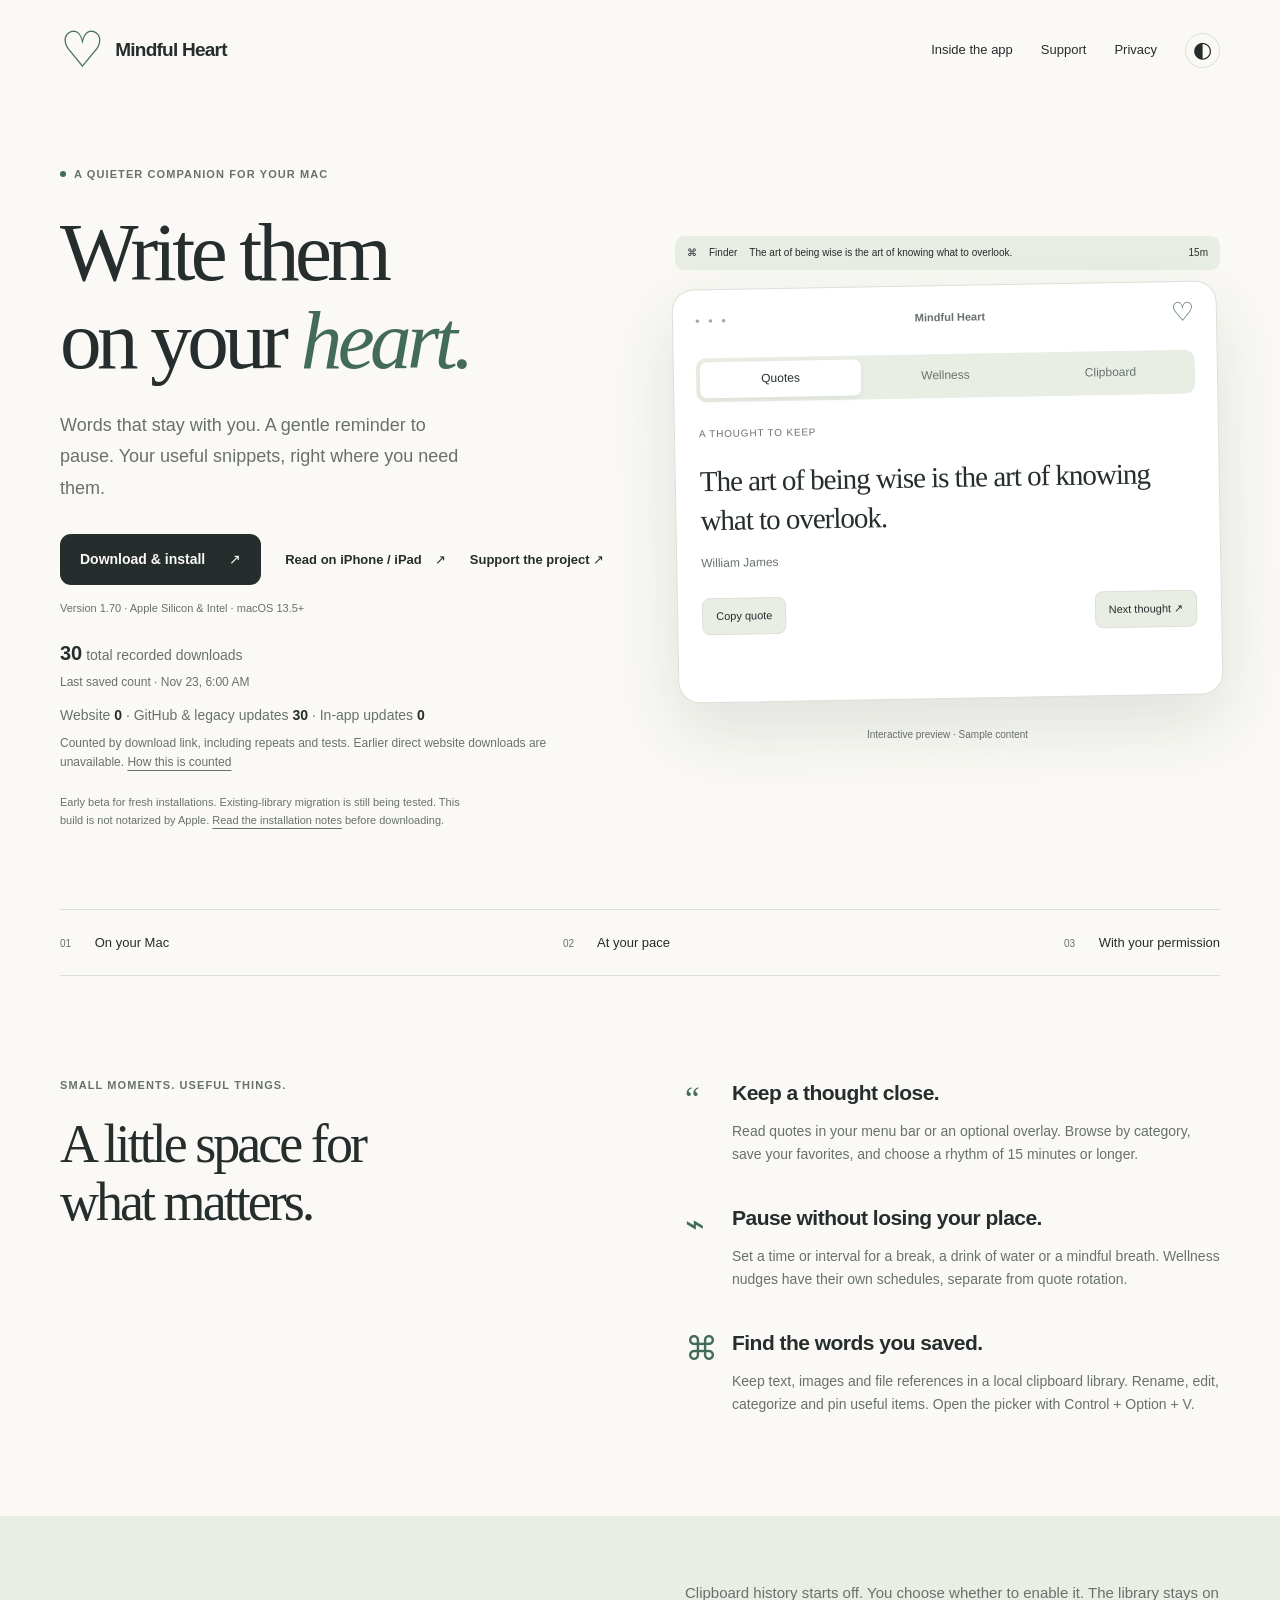
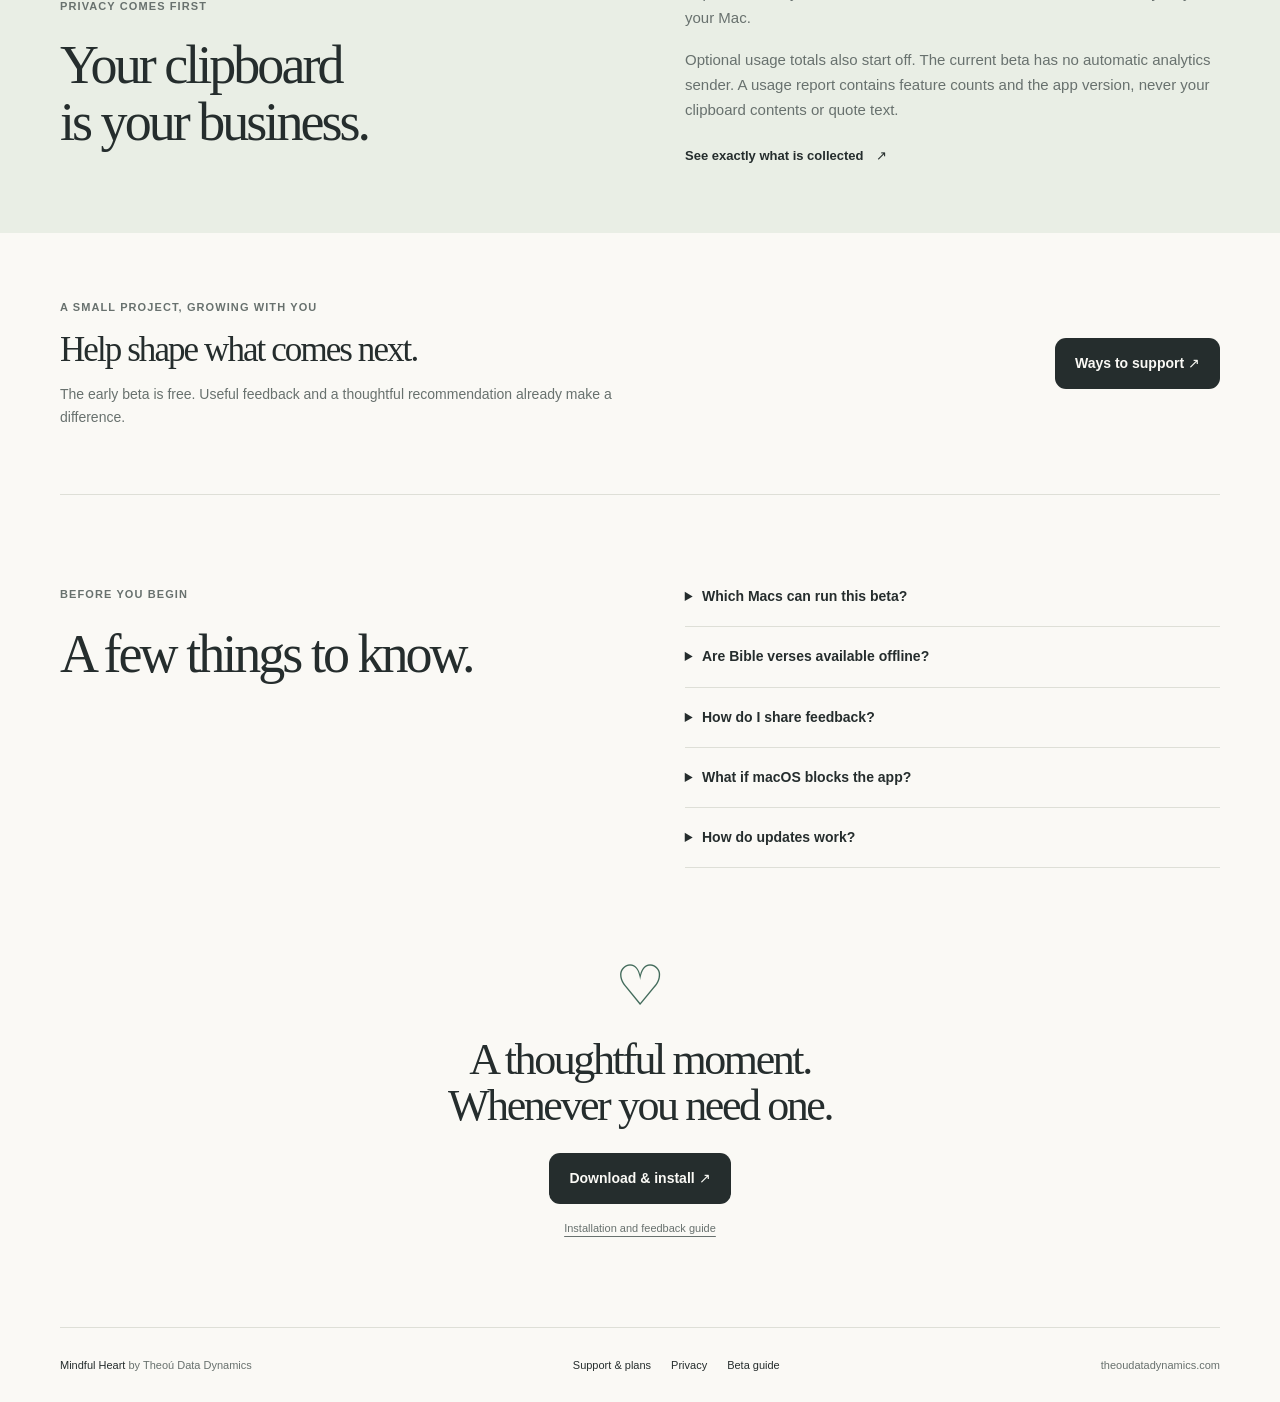
<file: index.html>
<!doctype html>
<html lang="en">
<head>
  <meta charset="utf-8"><meta name="viewport" content="width=device-width,initial-scale=1">
  <meta name="robots" content="noindex,nofollow">
  <meta name="description" content="Mindful Heart brings meaningful quotes, gentle wellness reminders and a private clipboard library to your Mac.">
  <title>Mindful Heart · Write them on your heart</title>
  <link rel="icon" href="heart.svg" type="image/svg+xml"><link rel="stylesheet" href="style.css"><script src="site.js" defer></script>
<script type="module" src="download-counter.mjs"></script></head>
<body>
  <a class="skip" href="#main">Skip to content</a>
  <header class="nav wrap"><a href="index.html" class="brand"><span class="heart" aria-hidden="true">♡</span> Mindful Heart</a><nav aria-label="Main"><a href="#inside">Inside the app</a><a href="support.html">Support</a><a href="privacy.html">Privacy</a><button class="theme" aria-label="Switch color theme" title="Switch light and dark appearance">◐</button></nav></header>
  <main id="main">
    <section class="hero wrap">
      <div class="hero-copy"><p class="eyebrow"><span class="dot"></span> A quieter companion for your Mac</p><h1>Write them<br>on your <em>heart.</em></h1><p class="lede">Words that stay with you. A gentle reminder to pause. Your useful snippets, right where you need them.</p><div class="hero-actions"><a class="primary" href="beta.html">Download &amp; install <span aria-hidden="true">↗</span></a><a class="text-link" href="reader/">Read on iPhone / iPad <span aria-hidden="true">↗</span></a><a class="text-link" href="support.html">Support the project ↗</a></div><p class="caption">Version 1.70 · Apple Silicon &amp; Intel · macOS 13.5+</p><div class="download-total" data-download-total role="status"><p><strong data-download-value>—</strong> total recorded downloads <small data-download-status>Checking the latest count…</small></p><p class="download-channel-counts">Website <span data-download-channel="Website">—</span> · GitHub &amp; legacy updates <span data-download-channel="GitHub">—</span> · In-app updates <span data-download-channel="In-app updates">—</span></p><p class="download-count-note">Counted by download link, including repeats and tests. Earlier direct website downloads are unavailable. <a href="beta.html#download-count">How this is counted</a></p></div><p class="beta-note">Early beta for fresh installations. Existing-library migration is still being tested. This build is not notarized by Apple. <a href="beta.html">Read the installation notes</a> before downloading.</p></div>
      <div class="preview" aria-label="Interactive preview with sample content"><div class="sample-menubar"><span>⌘</span><span>Finder</span><span class="sample-quote">The art of being wise is the art of knowing what to overlook.</span><span>15m</span></div><div class="preview-window"><div class="window-top"><span class="traffic" aria-hidden="true">● ● ●</span><span>Mindful Heart</span><span class="heart small" aria-hidden="true">♡</span></div><div class="demo-tabs" role="tablist" aria-label="Preview app features"><button role="tab" aria-selected="true" aria-controls="demo-panel" id="tab-quotes" data-tab="quotes">Quotes</button><button role="tab" aria-selected="false" aria-controls="demo-panel" id="tab-wellness" data-tab="wellness" tabindex="-1">Wellness</button><button role="tab" aria-selected="false" aria-controls="demo-panel" id="tab-clipboard" data-tab="clipboard" tabindex="-1">Clipboard</button></div><div id="demo-panel" role="tabpanel" aria-labelledby="tab-quotes" tabindex="0"></div></div><p class="preview-caption">Interactive preview · Sample content</p></div>
    </section>
    <section class="principles wrap" aria-label="Our approach"><p><span>01</span> On your Mac</p><p><span>02</span> At your pace</p><p><span>03</span> With your permission</p></section>
    <section id="inside" class="inside wrap"><div class="section-head"><p class="eyebrow">Small moments. Useful things.</p><h2>A little space for<br>what matters.</h2></div><div class="feature-list"><article><span class="feature-icon" aria-hidden="true">“</span><div><h3>Keep a thought close.</h3><p>Read quotes in your menu bar or an optional overlay. Browse by category, save your favorites, and choose a rhythm of 15 minutes or longer.</p></div></article><article><span class="feature-icon" aria-hidden="true">⌁</span><div><h3>Pause without losing your place.</h3><p>Set a time or interval for a break, a drink of water or a mindful breath. Wellness nudges have their own schedules, separate from quote rotation.</p></div></article><article><span class="feature-icon" aria-hidden="true">⌘</span><div><h3>Find the words you saved.</h3><p>Keep text, images and file references in a local clipboard library. Rename, edit, categorize and pin useful items. Open the picker with Control + Option + V.</p></div></article></div></section>
    <section class="privacy-band"><div class="wrap privacy-inner"><div><p class="eyebrow">Privacy comes first</p><h2>Your clipboard<br>is your business.</h2></div><div><p>Clipboard history starts off. You choose whether to enable it. The library stays on your Mac.</p><p>Optional usage totals also start off. The current beta has no automatic analytics sender. A usage report contains feature counts and the app version, never your clipboard contents or quote text.</p><a class="text-link" href="privacy.html">See exactly what is collected <span aria-hidden="true">↗</span></a></div></div></section>
    <section class="support-strip wrap"><div><p class="eyebrow">A small project, growing with you</p><h2>Help shape what comes next.</h2><p>The early beta is free. Useful feedback and a thoughtful recommendation already make a difference.</p></div><a class="primary" href="support.html">Ways to support ↗</a></section>
    <section class="faq wrap"><div class="section-head"><p class="eyebrow">Before you begin</p><h2>A few things to know.</h2></div><div><details><summary>Which Macs can run this beta?</summary><p>This universal package includes Apple Silicon and Intel builds. Intel runtime testing is still pending. It targets macOS 13.5 and later, but compatibility with every supported macOS release has not yet been verified. Tell us your macOS version if something does not work.</p></details><details><summary>Are Bible verses available offline?</summary><p>The library has 20 topics with 20 references each. Telugu and Hindi IRV texts are bundled with their attribution notices. English ESV and NASB 2020 currently offer references and publisher reading links; their full texts are not bundled.</p></details><details><summary>How do I share feedback?</summary><p>In the app, choose <strong>Help → Send Feedback</strong>. Write your feedback, choose <strong>Review and send</strong>, then select <strong>Send feedback</strong>. Keep the receipt if you need support. <a href="privacy.html#feedback">Read the feedback privacy details.</a></p></details><details><summary>What if macOS blocks the app?</summary><p>This beta is not notarized by Apple. If you trust the download and choose to proceed, click Done, open System Settings → Privacy &amp; Security, select Open Anyway beside Mindful Heart, authenticate if asked, then confirm Open. <a href="beta.html#macos-approval">Follow the first-launch steps.</a> Do not disable system security. Stop if macOS reports malware or a damaged app.</p></details><details><summary>How do updates work?</summary><p>Sparkle update support is included. Automatic checks and installation start off. Use Check for Updates in the app menu; earlier sandboxed betas can update to 1.88 through this channel. People upgrading an older installation should wait for the migration instructions. <a href="beta.html">Read the beta guide.</a></p></details></div></section>
    <section class="closing wrap"><span class="heart" aria-hidden="true">♡</span><h2>A thoughtful moment.<br>Whenever you need one.</h2><a class="primary" href="beta.html">Download &amp; install ↗</a><a class="caption" href="beta.html">Installation and feedback guide</a></section>
  </main><footer class="wrap"><span>Mindful Heart <span class="muted">by Theoú Data Dynamics</span></span><div><a href="support.html">Support &amp; plans</a><a href="privacy.html">Privacy</a><a href="beta.html">Beta guide</a></div><span class="muted">theoudatadynamics.com</span></footer>
</body></html>
</file>
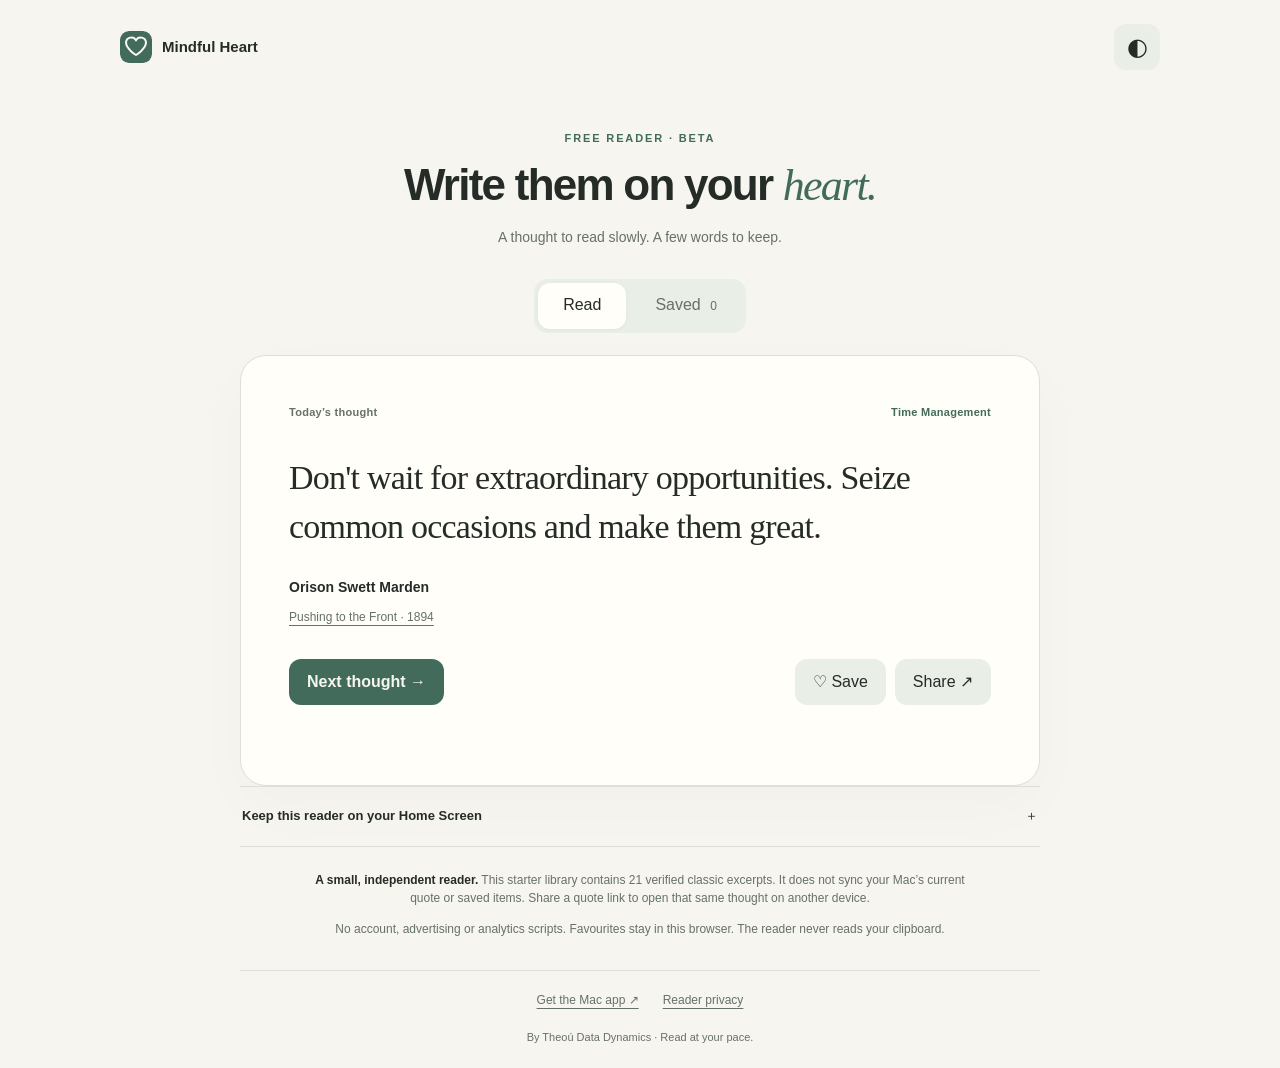
<file: reader/index.html>
<!doctype html>
<html lang="en"><head><meta charset="utf-8"><meta name="viewport" content="width=device-width,initial-scale=1,viewport-fit=cover">
<meta http-equiv="Content-Security-Policy" content="default-src 'self'; script-src 'self'; style-src 'self'; img-src 'self'; connect-src 'self'; worker-src 'self'; manifest-src 'self'; object-src 'none'; base-uri 'none'; form-action 'none'"><meta name="referrer" content="no-referrer"><meta name="description" content="A free, quiet quote reader from Mindful Heart. Save favourite thoughts on this device and share a quote with someone.">
<meta name="theme-color" content="#f6f5ef"><meta name="apple-mobile-web-app-capable" content="yes"><meta name="apple-mobile-web-app-title" content="Mindful Heart">
<title>Mindful Heart · A thought to keep</title><link rel="icon" href="icon.svg" type="image/svg+xml"><link rel="apple-touch-icon" href="icon-180.png"><link rel="manifest" href="manifest.webmanifest"><link rel="stylesheet" href="reader.css"><script type="module" src="reader.mjs"></script></head>
<body><a class="skip" href="#main">Skip to the quote</a><header class="top"><a class="brand" href="../index.html"><img src="icon.svg" alt="" width="32" height="32"><span>Mindful Heart</span></a><button class="icon-button" id="theme" type="button" aria-label="Switch to dark appearance" title="Switch appearance">◐</button></header>
<main id="main"><div class="intro"><p class="eyebrow">FREE READER · BETA</p><h1>Write them on your <em>heart.</em></h1><p>A thought to read slowly. A few words to keep.</p></div>
<nav class="view-tabs" aria-label="Quote views"><button id="read-tab" type="button" aria-pressed="true">Read</button><button id="saved-tab" type="button" aria-pressed="false">Saved <span id="saved-count">0</span></button></nav>
<section id="reading" aria-label="Current quote"><article class="quote-card"><div class="card-top"><span id="moment">Today’s thought</span><span id="category"></span></div><blockquote id="quote">Take a moment.</blockquote><div class="attribution"><p id="author"></p><a id="source" target="_blank" rel="noopener noreferrer"></a><p id="attribution-note"></p></div><div class="quote-actions"><button class="primary" id="next" type="button">Next thought <span aria-hidden="true">→</span></button><button class="secondary" id="save" type="button" aria-pressed="false">♡ Save</button><button class="secondary" id="share" type="button">Share ↗</button></div><p id="status" role="status" aria-live="polite"></p></article><button class="today" id="today" type="button">Return to today’s thought</button></section>
<section id="saved-view" aria-label="Saved thoughts" hidden><h2>Words worth keeping.</h2><p class="hint">Saved in this browser on this device.</p><div id="saved-list"></div><p id="empty">Tap Save on a thought you’d like to return to.</p></section>
<details class="install"><summary>Keep this reader on your Home Screen <span aria-hidden="true">＋</span></summary><ol><li>Open this page in Safari on your iPhone or iPad.</li><li>Tap Share, then Add to Home Screen.</li><li>If offered, enable Open as Web App, then tap Add.</li></ol><p id="offline-status">Open online once to prepare offline reading. Browser support and storage availability can vary.</p></details>
<aside class="limits"><p><strong>A small, independent reader.</strong> This starter library contains 21 verified classic excerpts. It does not sync your Mac’s current quote or saved items. Share a quote link to open that same thought on another device.</p><p>No account, advertising or analytics scripts. Favourites stay in this browser. The reader never reads your clipboard.</p></aside></main>
<footer><a href="../beta.html">Get the Mac app ↗</a><a href="../privacy.html#reader">Reader privacy</a><p>By Theoú Data Dynamics · <span id="connection">Read at your pace.</span></p></footer><noscript><p class="no-script">This reader needs JavaScript to display its offline quote library.</p></noscript></body></html>
</file>
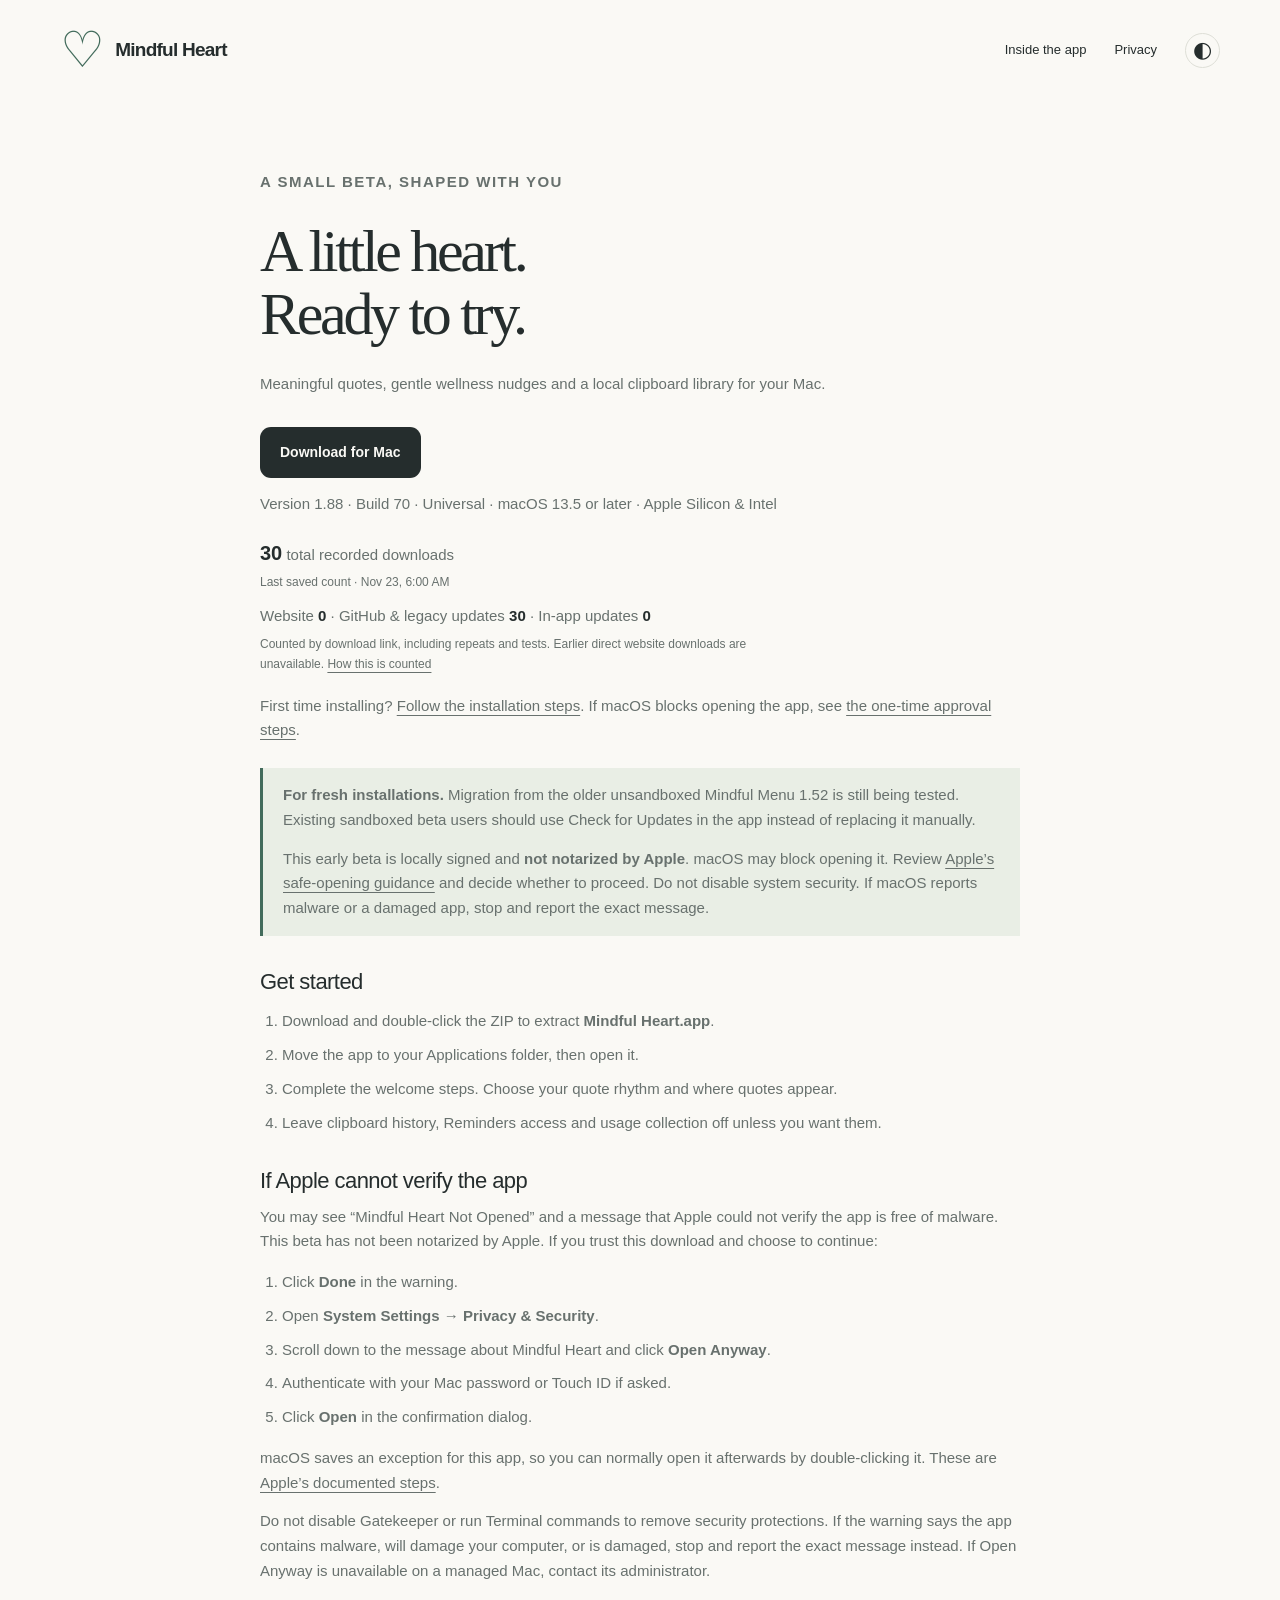
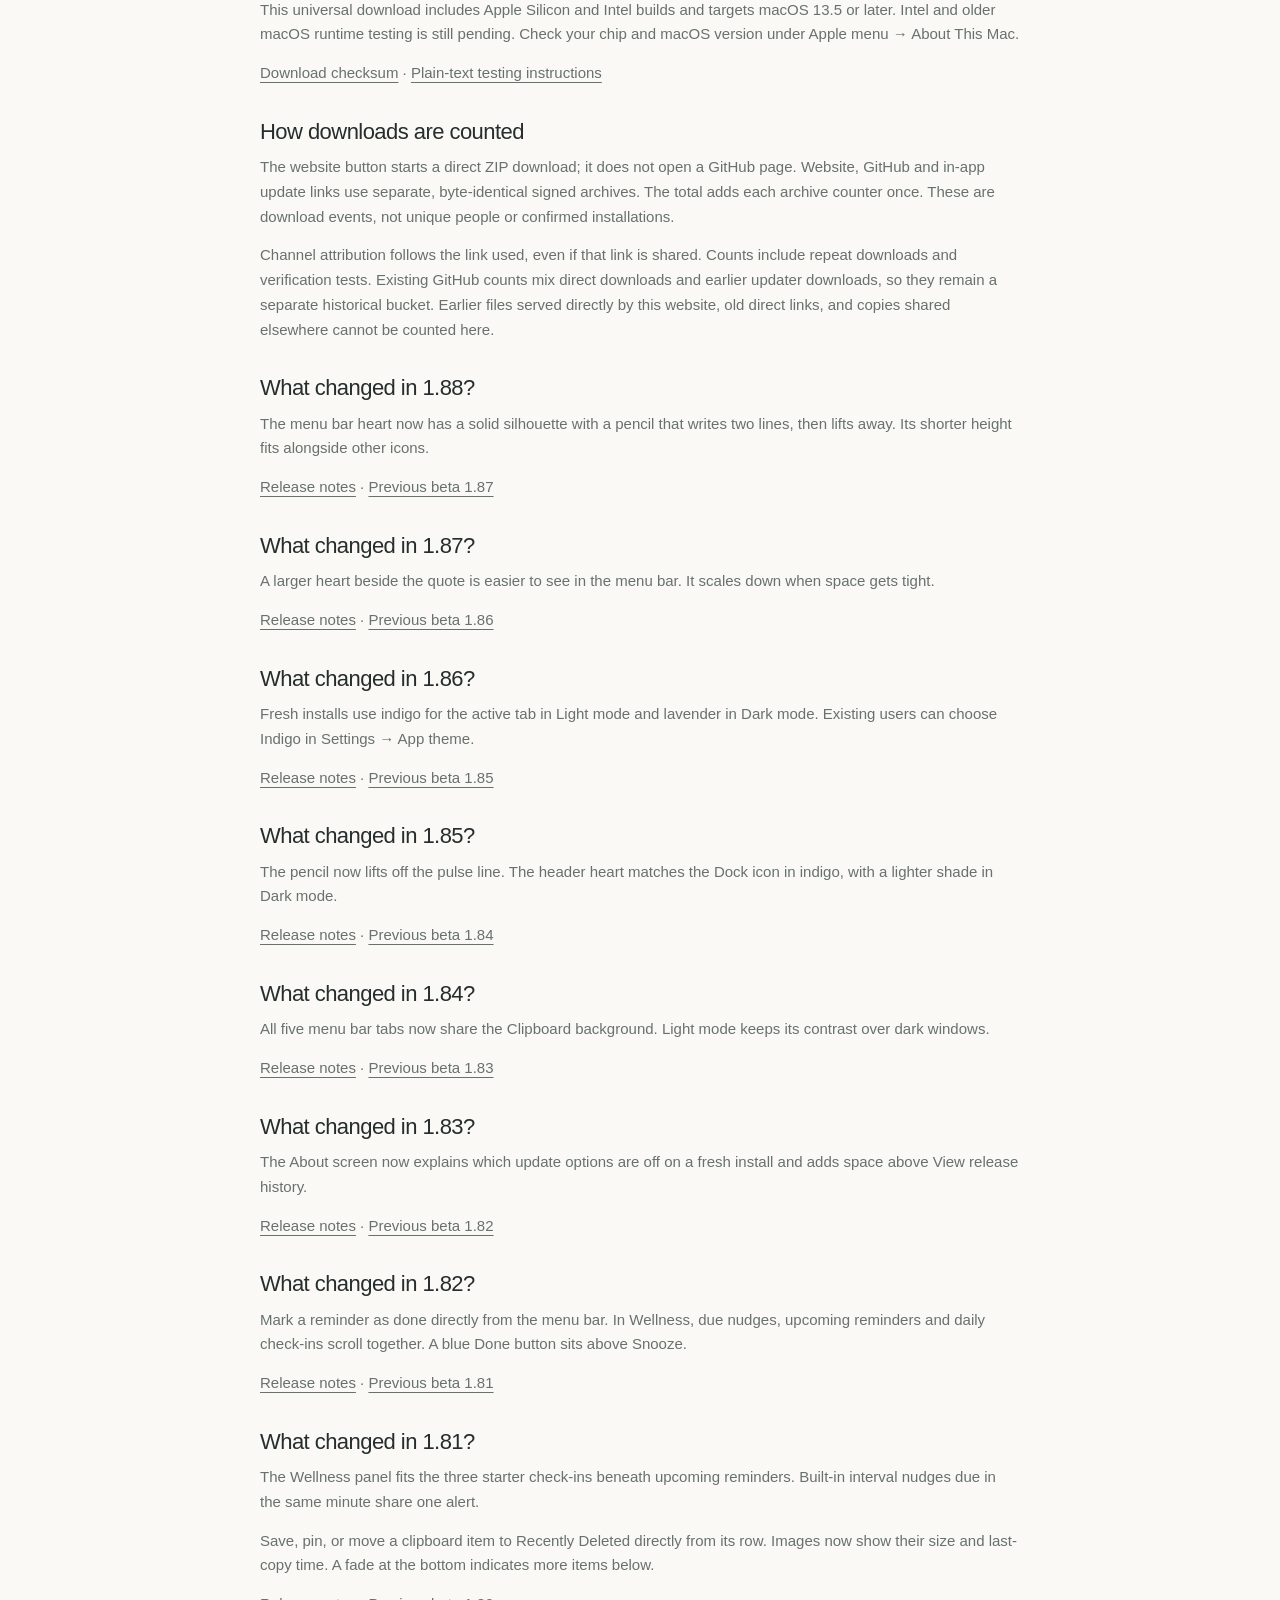
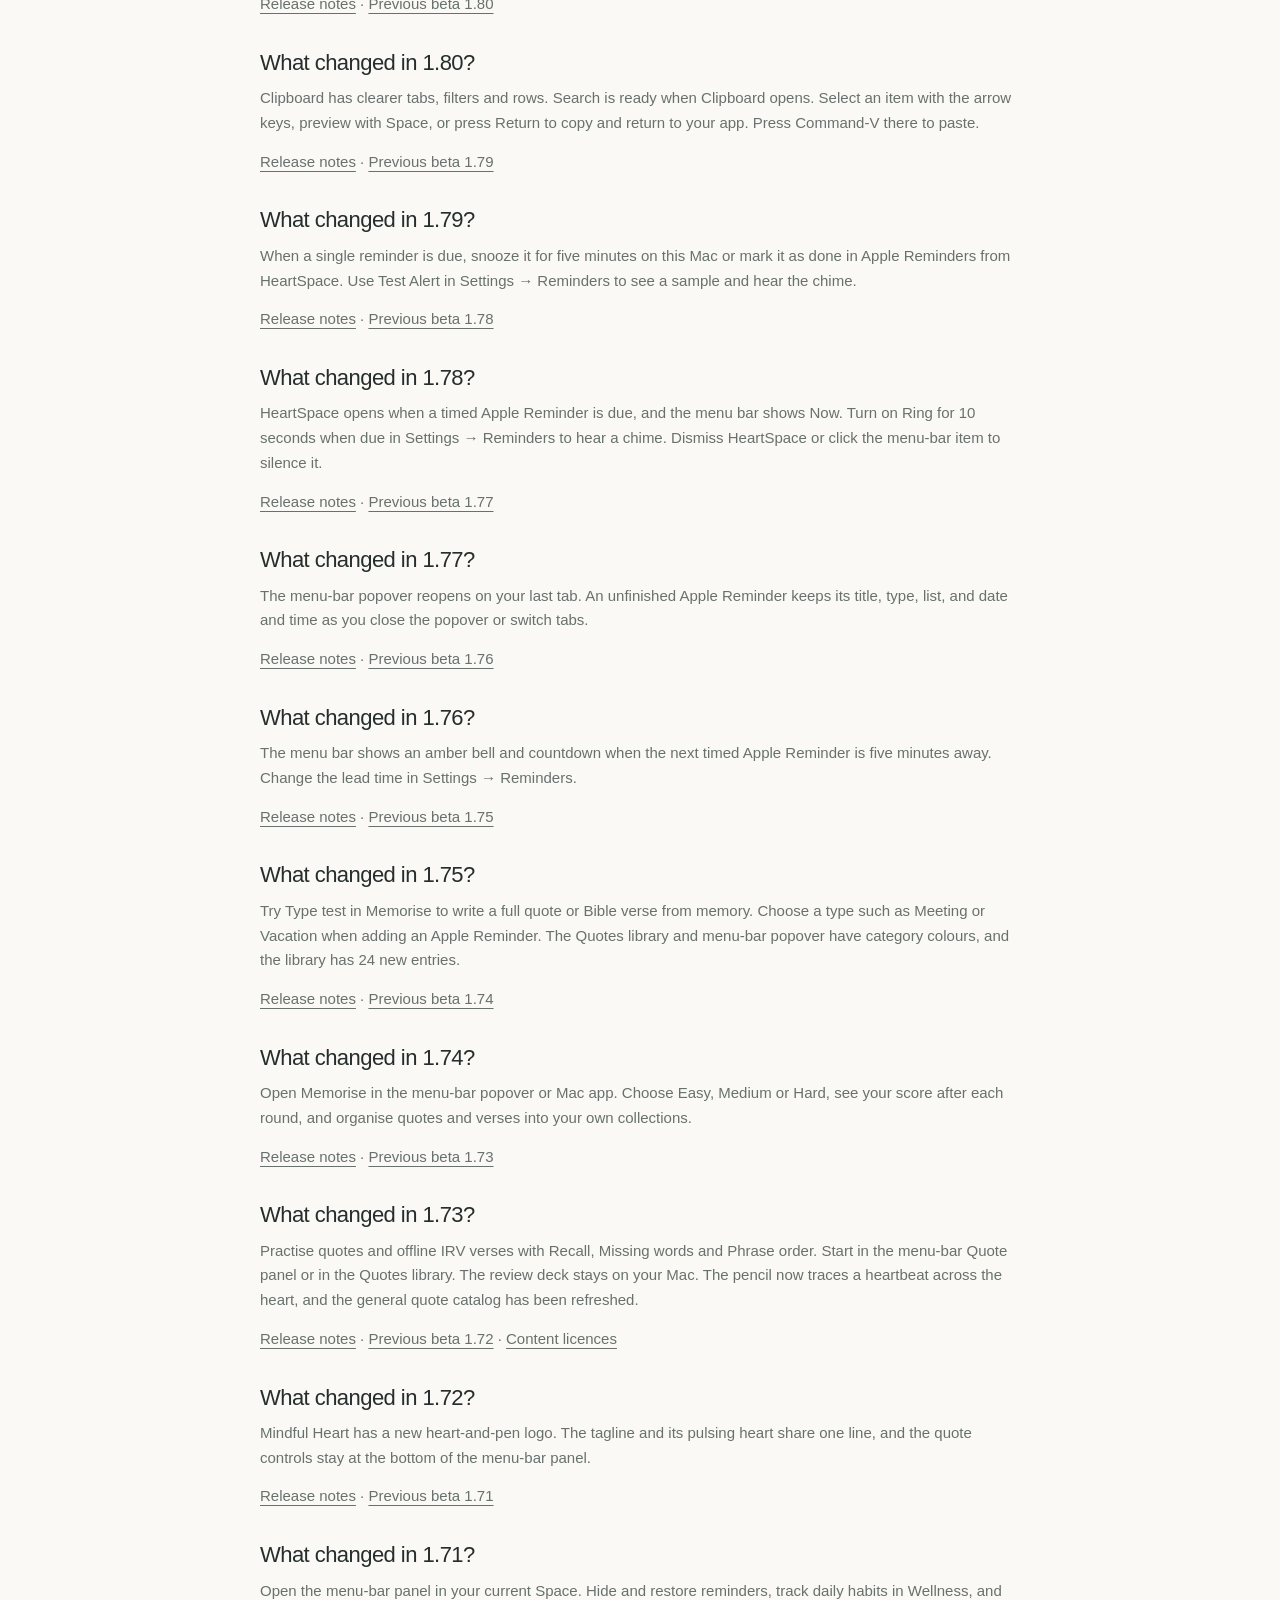
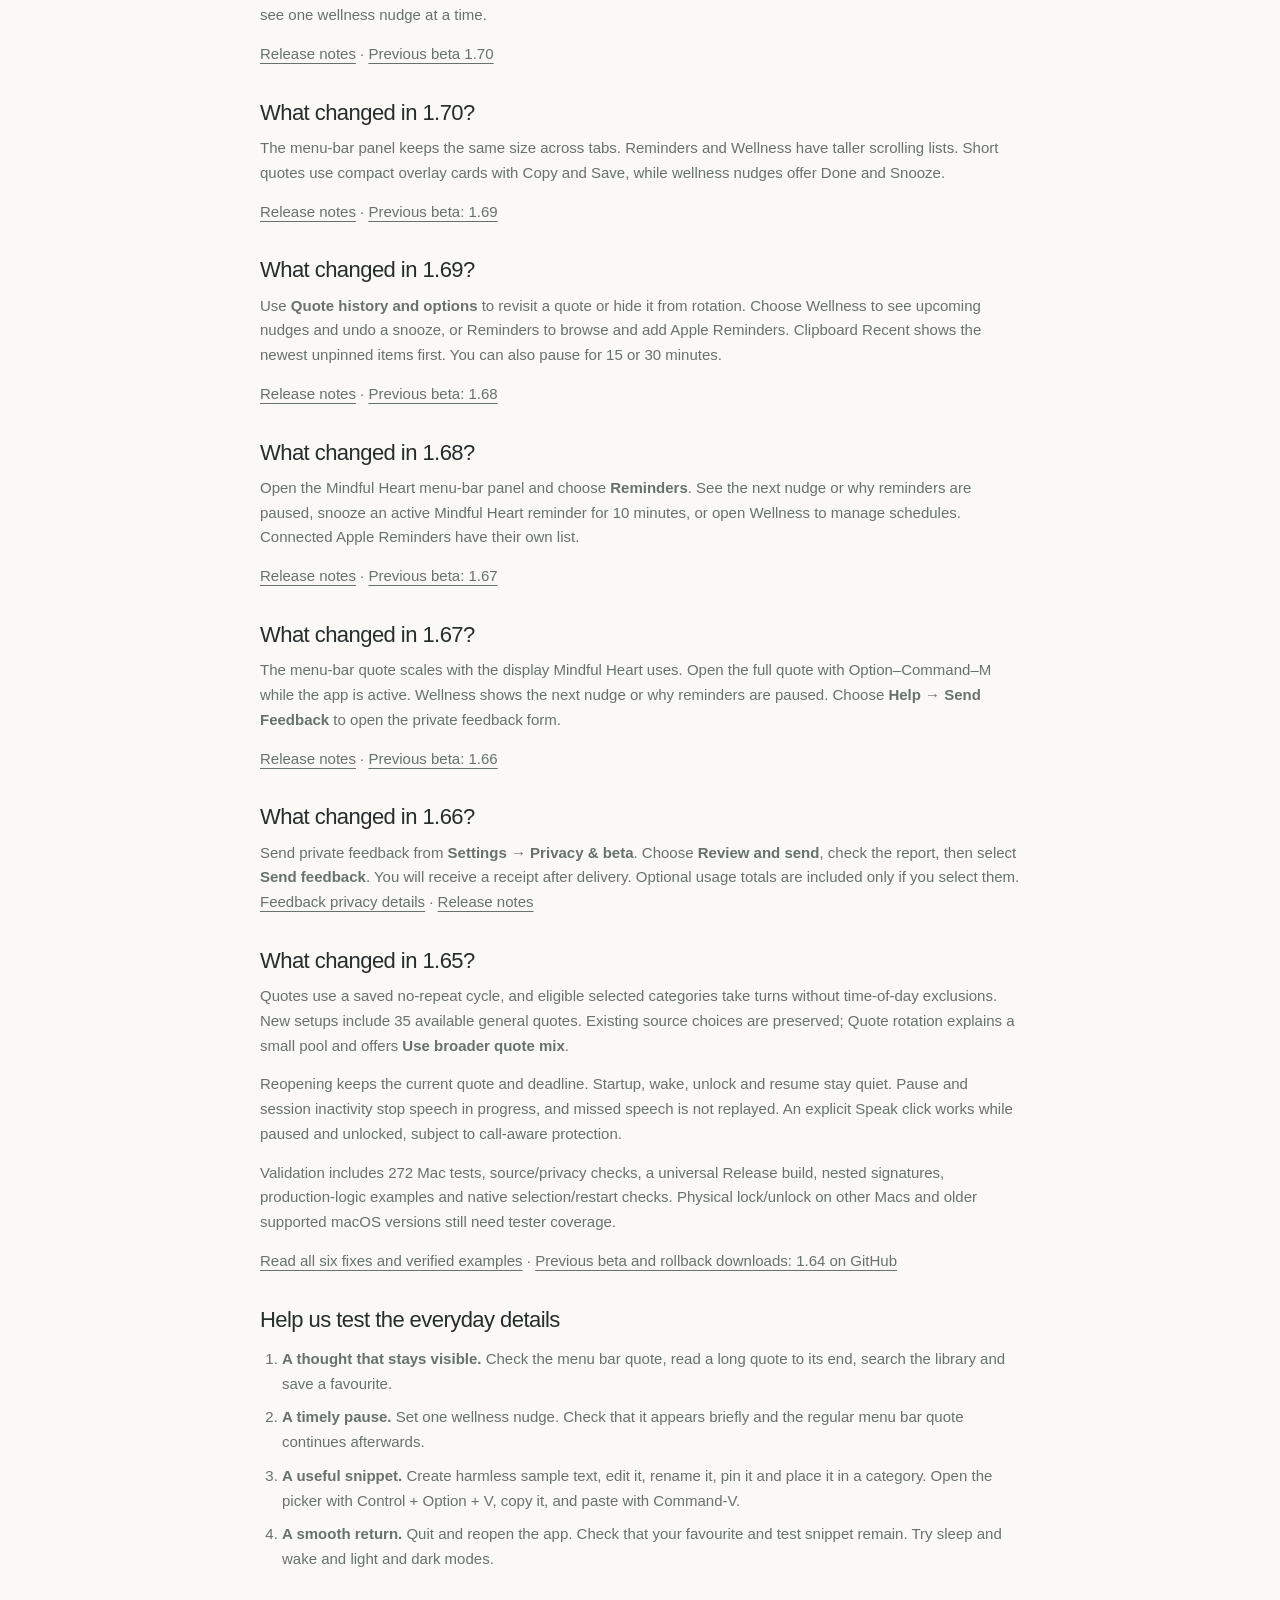
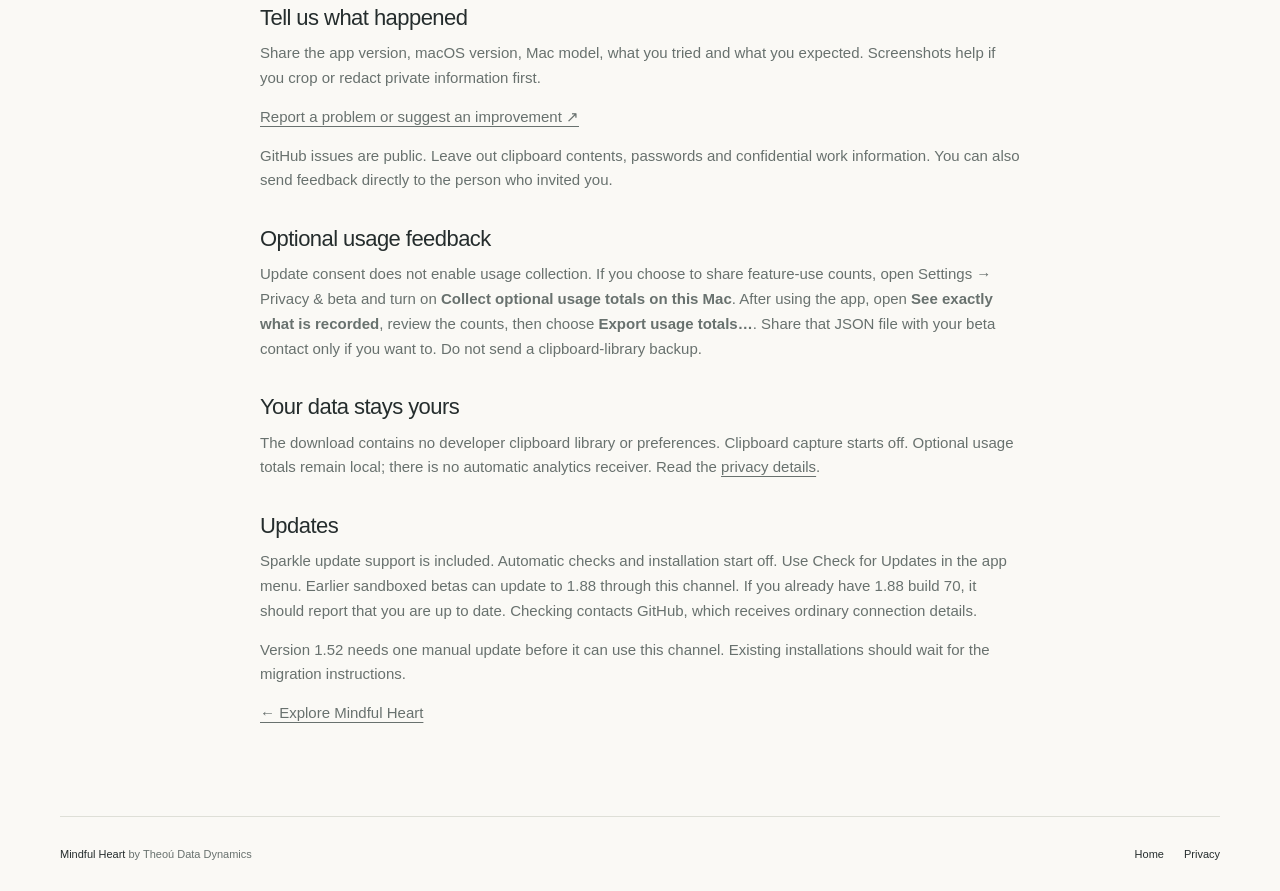
<file: beta.html>
<!doctype html>
<html lang="en"><head>
<meta charset="utf-8"><meta name="viewport" content="width=device-width,initial-scale=1"><meta name="robots" content="noindex,nofollow">
<title>Beta download · Mindful Heart</title><link rel="icon" href="heart.svg" type="image/svg+xml"><link rel="stylesheet" href="style.css"><script src="site.js" defer></script>
<script type="module" src="download-counter.mjs"></script></head><body>
<a class="skip" href="#main">Skip to content</a>
<header class="nav wrap"><a class="brand" href="index.html"><span class="heart" aria-hidden="true">♡</span> Mindful Heart</a><nav aria-label="Main"><a href="index.html#inside">Inside the app</a><a href="privacy.html">Privacy</a><button class="theme" aria-label="Switch color theme">◐</button></nav></header>
<main id="main" class="document wrap">
<p class="eyebrow">A small beta, shaped with you</p><h1>A little heart.<br>Ready to try.</h1>
<p>Meaningful quotes, gentle wellness nudges and a local clipboard library for your Mac.</p>
<div class="hero-actions"><a class="primary" href="https://github.com/theoudatadynamics/mindful-heart/releases/download/v1.88-beta.70/Mindful-Heart-1.88-universal-website.zip">Download for Mac</a></div>
<p class="caption">Version 1.88 · Build 70 · Universal · macOS 13.5 or later · Apple Silicon &amp; Intel</p><div class="download-total" data-download-total role="status"><p><strong data-download-value>—</strong> total recorded downloads <small data-download-status>Checking the latest count…</small></p><p class="download-channel-counts">Website <span data-download-channel="Website">—</span> · GitHub &amp; legacy updates <span data-download-channel="GitHub">—</span> · In-app updates <span data-download-channel="In-app updates">—</span></p><p class="download-count-note">Counted by download link, including repeats and tests. Earlier direct website downloads are unavailable. <a href="beta.html#download-count">How this is counted</a></p></div>
<p>First time installing? <a href="#get-started">Follow the installation steps</a>. If macOS blocks opening the app, see <a href="#macos-approval">the one-time approval steps</a>.</p>
<div class="notice"><p><strong>For fresh installations.</strong> Migration from the older unsandboxed Mindful Menu 1.52 is still being tested. Existing sandboxed beta users should use Check for Updates in the app instead of replacing it manually.</p><p>This early beta is locally signed and <strong>not notarized by Apple</strong>. macOS may block opening it. Review <a href="https://support.apple.com/en-us/102445" target="_blank" rel="noopener noreferrer">Apple’s safe-opening guidance</a> and decide whether to proceed. Do not disable system security. If macOS reports malware or a damaged app, stop and report the exact message.</p></div>
<h2 id="get-started">Get started</h2><ol><li>Download and double-click the ZIP to extract <strong>Mindful Heart.app</strong>.</li><li>Move the app to your Applications folder, then open it.</li><li>Complete the welcome steps. Choose your quote rhythm and where quotes appear.</li><li>Leave clipboard history, Reminders access and usage collection off unless you want them.</li></ol>
<h2 id="macos-approval">If Apple cannot verify the app</h2>
<p>You may see “Mindful Heart Not Opened” and a message that Apple could not verify the app is free of malware. This beta has not been notarized by Apple. If you trust this download and choose to continue:</p>
<ol><li>Click <strong>Done</strong> in the warning.</li><li>Open <strong>System Settings → Privacy &amp; Security</strong>.</li><li>Scroll down to the message about Mindful Heart and click <strong>Open Anyway</strong>.</li><li>Authenticate with your Mac password or Touch ID if asked.</li><li>Click <strong>Open</strong> in the confirmation dialog.</li></ol>
<p>macOS saves an exception for this app, so you can normally open it afterwards by double-clicking it. These are <a href="https://support.apple.com/en-us/102445" target="_blank" rel="noopener noreferrer">Apple’s documented steps</a>.</p>
<p>Do not disable Gatekeeper or run Terminal commands to remove security protections. If the warning says the app contains malware, will damage your computer, or is damaged, stop and report the exact message instead. If Open Anyway is unavailable on a managed Mac, contact its administrator.</p>
<p>This universal download includes Apple Silicon and Intel builds and targets macOS 13.5 or later. Intel and older macOS runtime testing is still pending. Check your chip and macOS version under Apple menu → About This Mac.</p>
<p><a href="https://github.com/theoudatadynamics/mindful-heart/releases/download/v1.88-beta.70/Download-Channels-SHA256SUMS.txt">Download checksum</a> · <a href="downloads/Test-Instructions.txt">Plain-text testing instructions</a></p>
<h2 id="download-count">How downloads are counted</h2><p>The website button starts a direct ZIP download; it does not open a GitHub page. Website, GitHub and in-app update links use separate, byte-identical signed archives. The total adds each archive counter once. These are download events, not unique people or confirmed installations.</p><p>Channel attribution follows the link used, even if that link is shared. Counts include repeat downloads and verification tests. Existing GitHub counts mix direct downloads and earlier updater downloads, so they remain a separate historical bucket. Earlier files served directly by this website, old direct links, and copies shared elsewhere cannot be counted here.</p>
<h2>What changed in 1.88?</h2>
<p>The menu bar heart now has a solid silhouette with a pencil that writes two lines, then lifts away. Its shorter height fits alongside other icons.</p>
<p><a href="https://github.com/theoudatadynamics/mindful-heart/releases/tag/v1.88-beta.70">Release notes</a> · <a href="https://github.com/theoudatadynamics/mindful-heart/releases/tag/v1.87-beta.69">Previous beta 1.87</a></p>
<h2>What changed in 1.87?</h2>
<p>A larger heart beside the quote is easier to see in the menu bar. It scales down when space gets tight.</p>
<p><a href="https://github.com/theoudatadynamics/mindful-heart/releases/tag/v1.87-beta.69">Release notes</a> · <a href="https://github.com/theoudatadynamics/mindful-heart/releases/tag/v1.86-beta.68">Previous beta 1.86</a></p>
<h2>What changed in 1.86?</h2>
<p>Fresh installs use indigo for the active tab in Light mode and lavender in Dark mode. Existing users can choose Indigo in Settings → App theme.</p>
<p><a href="https://github.com/theoudatadynamics/mindful-heart/releases/tag/v1.86-beta.68">Release notes</a> · <a href="https://github.com/theoudatadynamics/mindful-heart/releases/tag/v1.85-beta.67">Previous beta 1.85</a></p>
<h2>What changed in 1.85?</h2>
<p>The pencil now lifts off the pulse line. The header heart matches the Dock icon in indigo, with a lighter shade in Dark mode.</p>
<p><a href="https://github.com/theoudatadynamics/mindful-heart/releases/tag/v1.85-beta.67">Release notes</a> · <a href="https://github.com/theoudatadynamics/mindful-heart/releases/tag/v1.84-beta.66">Previous beta 1.84</a></p>
<h2>What changed in 1.84?</h2>
<p>All five menu bar tabs now share the Clipboard background. Light mode keeps its contrast over dark windows.</p>
<p><a href="https://github.com/theoudatadynamics/mindful-heart/releases/tag/v1.84-beta.66">Release notes</a> · <a href="https://github.com/theoudatadynamics/mindful-heart/releases/tag/v1.83-beta.65">Previous beta 1.83</a></p>
<h2>What changed in 1.83?</h2>
<p>The About screen now explains which update options are off on a fresh install and adds space above View release history.</p>
<p><a href="https://github.com/theoudatadynamics/mindful-heart/releases/tag/v1.83-beta.65">Release notes</a> · <a href="https://github.com/theoudatadynamics/mindful-heart/releases/tag/v1.82-beta.64">Previous beta 1.82</a></p>
<h2>What changed in 1.82?</h2>
<p>Mark a reminder as done directly from the menu bar. In Wellness, due nudges, upcoming reminders and daily check-ins scroll together. A blue Done button sits above Snooze.</p>
<p><a href="https://github.com/theoudatadynamics/mindful-heart/releases/tag/v1.82-beta.64">Release notes</a> · <a href="https://github.com/theoudatadynamics/mindful-heart/releases/tag/v1.81-beta.63">Previous beta 1.81</a></p>
<h2>What changed in 1.81?</h2>
<p>The Wellness panel fits the three starter check-ins beneath upcoming reminders. Built-in interval nudges due in the same minute share one alert.</p>
<p>Save, pin, or move a clipboard item to Recently Deleted directly from its row. Images now show their size and last-copy time. A fade at the bottom indicates more items below.</p>
<p><a href="https://github.com/theoudatadynamics/mindful-heart/releases/tag/v1.81-beta.63">Release notes</a> · <a href="https://github.com/theoudatadynamics/mindful-heart/releases/tag/v1.80-beta.62">Previous beta 1.80</a></p>
<h2>What changed in 1.80?</h2>
<p>Clipboard has clearer tabs, filters and rows. Search is ready when Clipboard opens. Select an item with the arrow keys, preview with Space, or press Return to copy and return to your app. Press Command-V there to paste.</p>
<p><a href="https://github.com/theoudatadynamics/mindful-heart/releases/tag/v1.80-beta.62">Release notes</a> · <a href="https://github.com/theoudatadynamics/mindful-heart/releases/tag/v1.79-beta.61">Previous beta 1.79</a></p>
<h2>What changed in 1.79?</h2>
<p>When a single reminder is due, snooze it for five minutes on this Mac or mark it as done in Apple Reminders from HeartSpace. Use Test Alert in Settings → Reminders to see a sample and hear the chime.</p>
<p><a href="https://github.com/theoudatadynamics/mindful-heart/releases/tag/v1.79-beta.61">Release notes</a> · <a href="https://github.com/theoudatadynamics/mindful-heart/releases/tag/v1.78-beta.60">Previous beta 1.78</a></p>
<h2>What changed in 1.78?</h2>
<p>HeartSpace opens when a timed Apple Reminder is due, and the menu bar shows Now. Turn on Ring for 10 seconds when due in Settings → Reminders to hear a chime. Dismiss HeartSpace or click the menu-bar item to silence it.</p>
<p><a href="https://github.com/theoudatadynamics/mindful-heart/releases/tag/v1.78-beta.60">Release notes</a> · <a href="https://github.com/theoudatadynamics/mindful-heart/releases/tag/v1.77-beta.59">Previous beta 1.77</a></p>
<h2>What changed in 1.77?</h2>
<p>The menu-bar popover reopens on your last tab. An unfinished Apple Reminder keeps its title, type, list, and date and time as you close the popover or switch tabs.</p>
<p><a href="https://github.com/theoudatadynamics/mindful-heart/releases/tag/v1.77-beta.59">Release notes</a> · <a href="https://github.com/theoudatadynamics/mindful-heart/releases/tag/v1.76-beta.58">Previous beta 1.76</a></p>
<h2>What changed in 1.76?</h2>
<p>The menu bar shows an amber bell and countdown when the next timed Apple Reminder is five minutes away. Change the lead time in Settings → Reminders.</p>
<p><a href="https://github.com/theoudatadynamics/mindful-heart/releases/tag/v1.76-beta.58">Release notes</a> · <a href="https://github.com/theoudatadynamics/mindful-heart/releases/tag/v1.75-beta.57">Previous beta 1.75</a></p>
<h2>What changed in 1.75?</h2><p>Try Type test in Memorise to write a full quote or Bible verse from memory. Choose a type such as Meeting or Vacation when adding an Apple Reminder. The Quotes library and menu-bar popover have category colours, and the library has 24 new entries.</p>
<p><a href="https://github.com/theoudatadynamics/mindful-heart/releases/tag/v1.75-beta.57">Release notes</a> · <a href="https://github.com/theoudatadynamics/mindful-heart/releases/tag/v1.74-beta.56">Previous beta 1.74</a></p>
<h2>What changed in 1.74?</h2><p>Open Memorise in the menu-bar popover or Mac app. Choose Easy, Medium or Hard, see your score after each round, and organise quotes and verses into your own collections.</p>
<p><a href="https://github.com/theoudatadynamics/mindful-heart/releases/tag/v1.74-beta.56">Release notes</a> · <a href="https://github.com/theoudatadynamics/mindful-heart/releases/tag/v1.73-beta.55">Previous beta 1.73</a></p>
<h2>What changed in 1.73?</h2><p>Practise quotes and offline IRV verses with Recall, Missing words and Phrase order. Start in the menu-bar Quote panel or in the Quotes library. The review deck stays on your Mac. The pencil now traces a heartbeat across the heart, and the general quote catalog has been refreshed.</p>
<p><a href="https://github.com/theoudatadynamics/mindful-heart/releases/tag/v1.73-beta.55">Release notes</a> · <a href="https://github.com/theoudatadynamics/mindful-heart/releases/tag/v1.72-beta.54">Previous beta 1.72</a> · <a href="support.html#content-licences">Content licences</a></p>
<h2>What changed in 1.72?</h2><p>Mindful Heart has a new heart-and-pen logo. The tagline and its pulsing heart share one line, and the quote controls stay at the bottom of the menu-bar panel.</p><p><a href="https://github.com/theoudatadynamics/mindful-heart/releases/tag/v1.72-beta.54">Release notes</a> · <a href="https://github.com/theoudatadynamics/mindful-heart/releases/tag/v1.71-beta.53">Previous beta 1.71</a></p><h2>What changed in 1.71?</h2><p>Open the menu-bar panel in your current Space. Hide and restore reminders, track daily habits in Wellness, and see one wellness nudge at a time.</p><p><a href="https://github.com/theoudatadynamics/mindful-heart/releases/tag/v1.71-beta.53">Release notes</a> · <a href="https://github.com/theoudatadynamics/mindful-heart/releases/tag/v1.70-beta.52">Previous beta 1.70</a></p><h2>What changed in 1.70?</h2><p>The menu-bar panel keeps the same size across tabs. Reminders and Wellness have taller scrolling lists. Short quotes use compact overlay cards with Copy and Save, while wellness nudges offer Done and Snooze.</p><p><a href="https://github.com/theoudatadynamics/mindful-heart/releases/tag/v1.70-beta.52">Release notes</a> · <a href="https://github.com/theoudatadynamics/mindful-heart/releases/tag/v1.69-beta.51">Previous beta: 1.69</a></p><h2>What changed in 1.69?</h2><p>Use <strong>Quote history and options</strong> to revisit a quote or hide it from rotation. Choose Wellness to see upcoming nudges and undo a snooze, or Reminders to browse and add Apple Reminders. Clipboard Recent shows the newest unpinned items first. You can also pause for 15 or 30 minutes.</p><p><a href="https://github.com/theoudatadynamics/mindful-heart/releases/tag/v1.69-beta.51">Release notes</a> · <a href="https://github.com/theoudatadynamics/mindful-heart/releases/tag/v1.68-beta.50">Previous beta: 1.68</a></p><h2>What changed in 1.68?</h2><p>Open the Mindful Heart menu-bar panel and choose <strong>Reminders</strong>. See the next nudge or why reminders are paused, snooze an active Mindful Heart reminder for 10 minutes, or open Wellness to manage schedules. Connected Apple Reminders have their own list.</p><p><a href="https://github.com/theoudatadynamics/mindful-heart/releases/tag/v1.68-beta.50">Release notes</a> · <a href="https://github.com/theoudatadynamics/mindful-heart/releases/tag/v1.67-beta.49">Previous beta: 1.67</a></p><h2>What changed in 1.67?</h2><p>The menu-bar quote scales with the display Mindful Heart uses. Open the full quote with Option–Command–M while the app is active. Wellness shows the next nudge or why reminders are paused. Choose <strong>Help → Send Feedback</strong> to open the private feedback form.</p><p><a href="https://github.com/theoudatadynamics/mindful-heart/releases/tag/v1.67-beta.49">Release notes</a> · <a href="https://github.com/theoudatadynamics/mindful-heart/releases/tag/v1.66-beta.48">Previous beta: 1.66</a></p><h2>What changed in 1.66?</h2><p>Send private feedback from <strong>Settings → Privacy &amp; beta</strong>. Choose <strong>Review and send</strong>, check the report, then select <strong>Send feedback</strong>. You will receive a receipt after delivery. Optional usage totals are included only if you select them. <a href="privacy.html#feedback">Feedback privacy details</a> · <a href="https://github.com/theoudatadynamics/mindful-heart/releases/tag/v1.66-beta.48">Release notes</a></p><h2>What changed in 1.65?</h2><p>Quotes use a saved no-repeat cycle, and eligible selected categories take turns without time-of-day exclusions. New setups include 35 available general quotes. Existing source choices are preserved; Quote rotation explains a small pool and offers <strong>Use broader quote mix</strong>.</p><p>Reopening keeps the current quote and deadline. Startup, wake, unlock and resume stay quiet. Pause and session inactivity stop speech in progress, and missed speech is not replayed. An explicit Speak click works while paused and unlocked, subject to call-aware protection.</p><p>Validation includes 272 Mac tests, source/privacy checks, a universal Release build, nested signatures, production-logic examples and native selection/restart checks. Physical lock/unlock on other Macs and older supported macOS versions still need tester coverage.</p><p><a href="https://github.com/theoudatadynamics/mindful-heart/releases/tag/v1.65-beta.47">Read all six fixes and verified examples</a> · <a href="https://github.com/theoudatadynamics/mindful-heart/releases/tag/v1.64-beta.45">Previous beta and rollback downloads: 1.64 on GitHub</a></p><h2>Help us test the everyday details</h2><ol><li><strong>A thought that stays visible.</strong> Check the menu bar quote, read a long quote to its end, search the library and save a favourite.</li><li><strong>A timely pause.</strong> Set one wellness nudge. Check that it appears briefly and the regular menu bar quote continues afterwards.</li><li><strong>A useful snippet.</strong> Create harmless sample text, edit it, rename it, pin it and place it in a category. Open the picker with Control + Option + V, copy it, and paste with Command-V.</li><li><strong>A smooth return.</strong> Quit and reopen the app. Check that your favourite and test snippet remain. Try sleep and wake and light and dark modes.</li></ol>
<h2>Tell us what happened</h2><p>Share the app version, macOS version, Mac model, what you tried and what you expected. Screenshots help if you crop or redact private information first.</p>
<p><a href="https://github.com/theoudatadynamics/mindful-heart/issues/new" target="_blank" rel="noopener noreferrer">Report a problem or suggest an improvement ↗</a></p><p>GitHub issues are public. Leave out clipboard contents, passwords and confidential work information. You can also send feedback directly to the person who invited you.</p>
<h2>Optional usage feedback</h2><p>Update consent does not enable usage collection. If you choose to share feature-use counts, open Settings → Privacy &amp; beta and turn on <strong>Collect optional usage totals on this Mac</strong>. After using the app, open <strong>See exactly what is recorded</strong>, review the counts, then choose <strong>Export usage totals…</strong>. Share that JSON file with your beta contact only if you want to. Do not send a clipboard-library backup.</p><h2>Your data stays yours</h2><p>The download contains no developer clipboard library or preferences. Clipboard capture starts off. Optional usage totals remain local; there is no automatic analytics receiver. Read the <a href="privacy.html">privacy details</a>.</p>
<h2>Updates</h2><p>Sparkle update support is included. Automatic checks and installation start off. Use Check for Updates in the app menu. Earlier sandboxed betas can update to 1.88 through this channel. If you already have 1.88 build 70, it should report that you are up to date. Checking contacts GitHub, which receives ordinary connection details.</p><p>Version 1.52 needs one manual update before it can use this channel. Existing installations should wait for the migration instructions.</p><p><a href="index.html">← Explore Mindful Heart</a></p>
</main><footer class="wrap"><span>Mindful Heart <span class="muted">by Theoú Data Dynamics</span></span><div><a href="index.html">Home</a><a href="privacy.html">Privacy</a></div></footer>
</body></html>
</file>
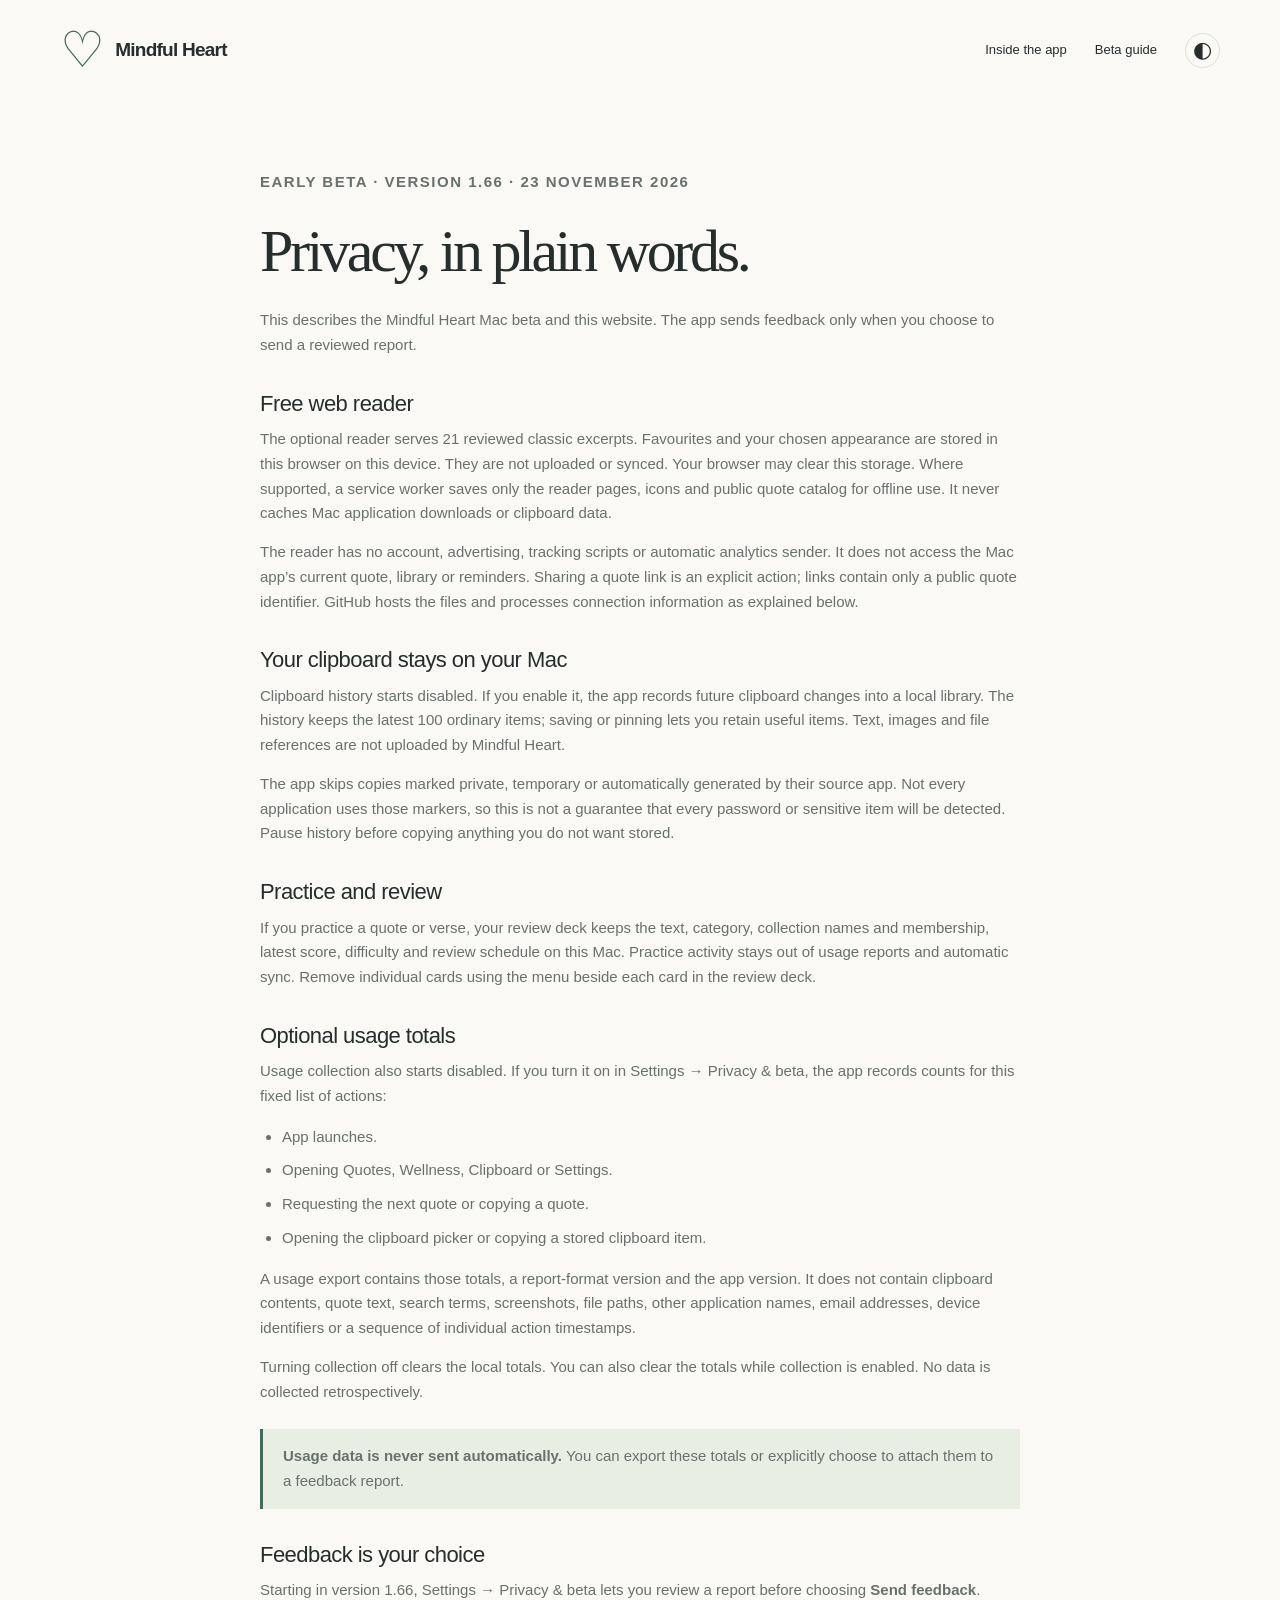
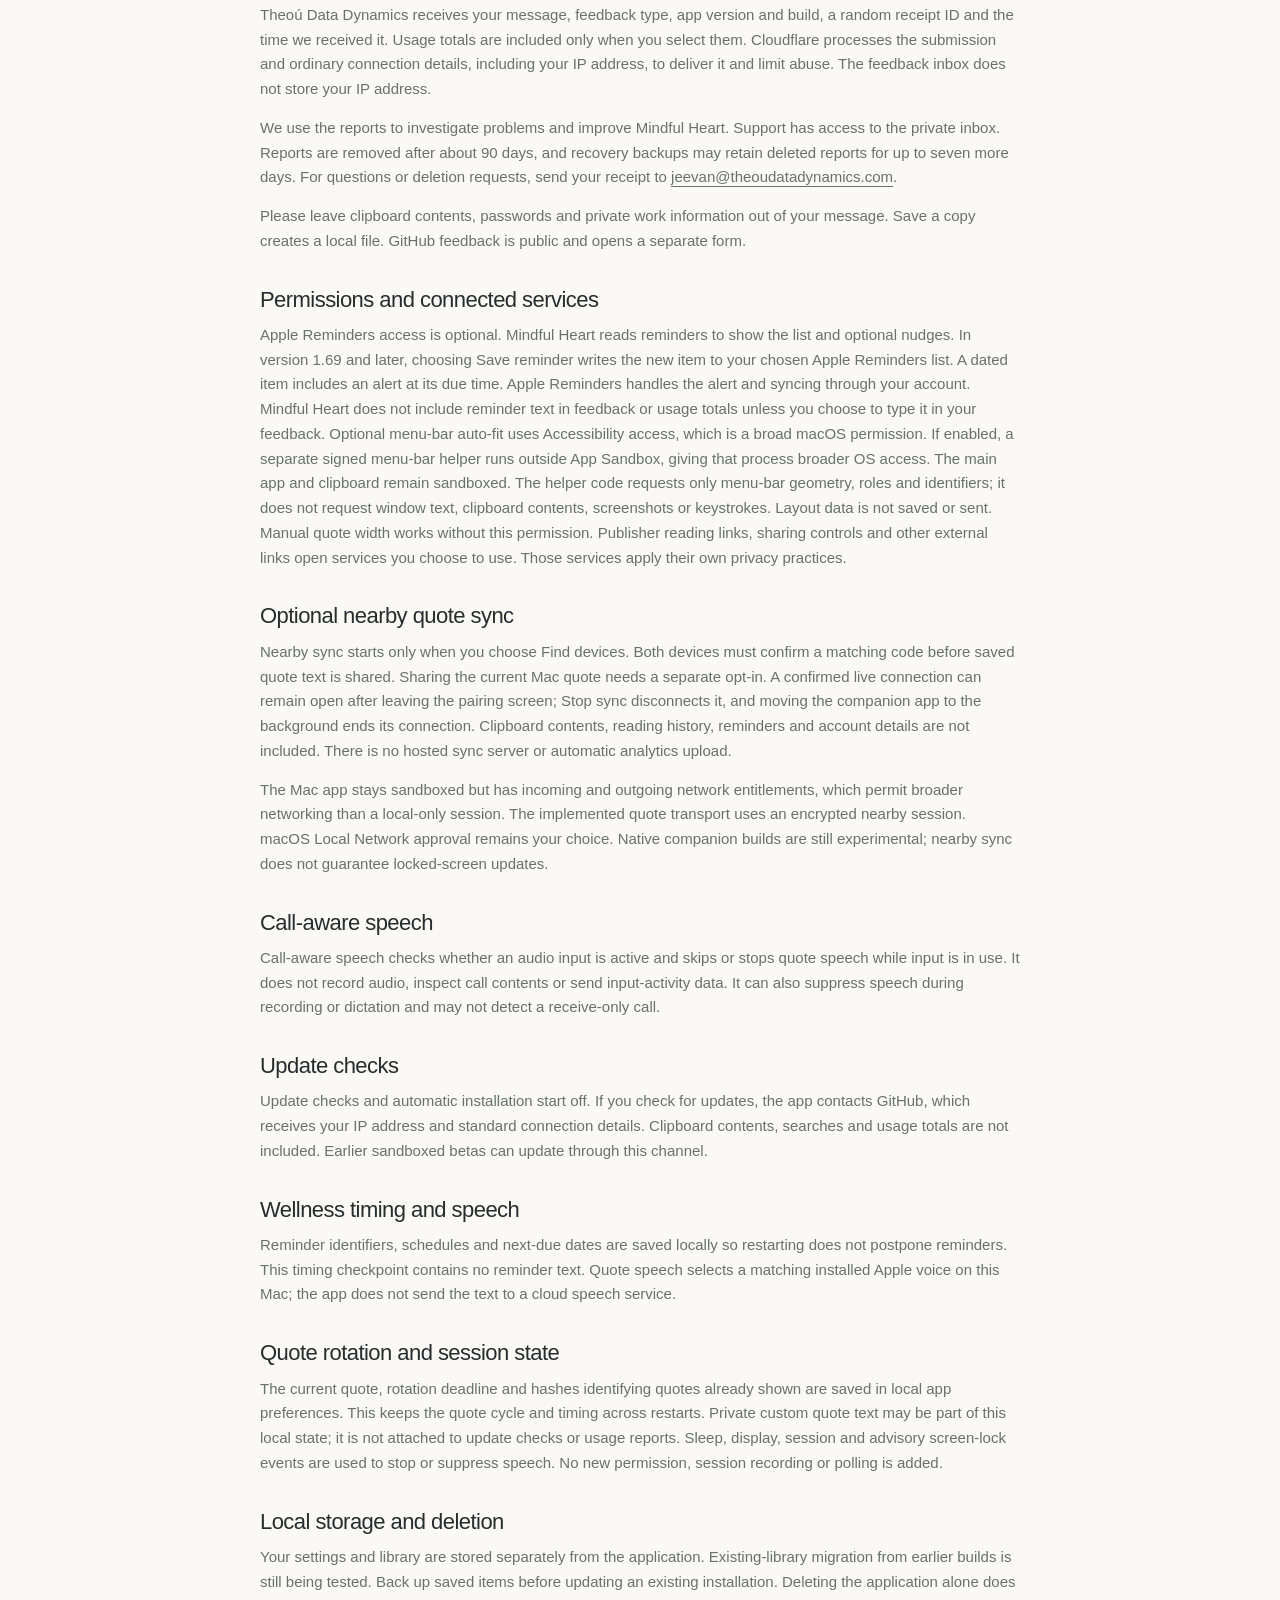
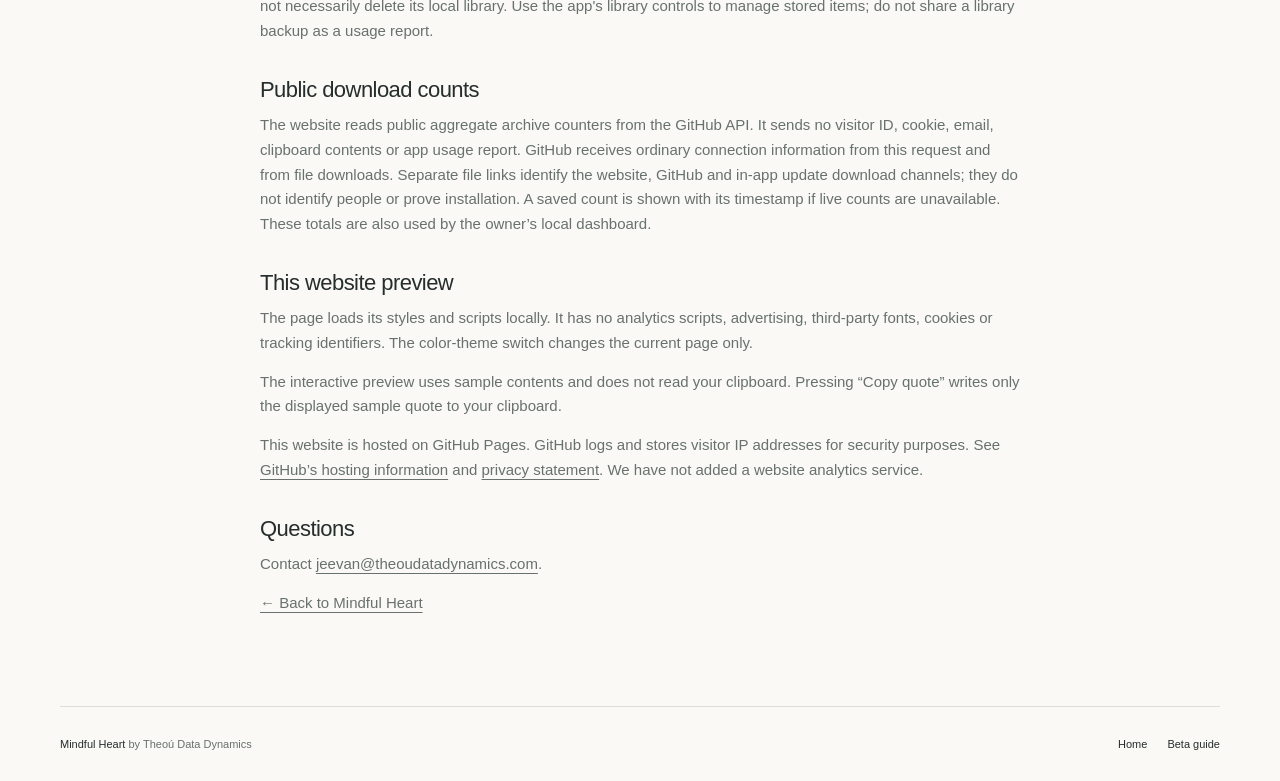
<file: privacy.html>
<!doctype html><html lang="en"><head><meta charset="utf-8"><meta name="viewport" content="width=device-width,initial-scale=1"><meta name="robots" content="noindex,nofollow"><title>Privacy · Mindful Heart early beta</title><link rel="icon" href="heart.svg" type="image/svg+xml"><link rel="stylesheet" href="style.css"><script src="site.js" defer></script></head><body><a class="skip" href="#main">Skip to content</a><header class="nav wrap"><a class="brand" href="index.html"><span class="heart" aria-hidden="true">♡</span> Mindful Heart</a><nav aria-label="Main"><a href="index.html#inside">Inside the app</a><a href="beta.html">Beta guide</a><button class="theme" aria-label="Switch color theme">◐</button></nav></header><main id="main" class="document wrap"><p class="eyebrow">Early beta · Version 1.66 · 23 November 2026</p><h1>Privacy, in plain words.</h1><p>This describes the Mindful Heart Mac beta and this website. The app sends feedback only when you choose to send a reviewed report.</p><h2 id="reader">Free web reader</h2><p>The optional reader serves 21 reviewed classic excerpts. Favourites and your chosen appearance are stored in this browser on this device. They are not uploaded or synced. Your browser may clear this storage. Where supported, a service worker saves only the reader pages, icons and public quote catalog for offline use. It never caches Mac application downloads or clipboard data.</p><p>The reader has no account, advertising, tracking scripts or automatic analytics sender. It does not access the Mac app’s current quote, library or reminders. Sharing a quote link is an explicit action; links contain only a public quote identifier. GitHub hosts the files and processes connection information as explained below.</p><h2>Your clipboard stays on your Mac</h2><p>Clipboard history starts disabled. If you enable it, the app records future clipboard changes into a local library. The history keeps the latest 100 ordinary items; saving or pinning lets you retain useful items. Text, images and file references are not uploaded by Mindful Heart.</p><p>The app skips copies marked private, temporary or automatically generated by their source app. Not every application uses those markers, so this is not a guarantee that every password or sensitive item will be detected. Pause history before copying anything you do not want stored.</p><h2>Practice and review</h2><p>If you practice a quote or verse, your review deck keeps the text, category, collection names and membership, latest score, difficulty and review schedule on this Mac. Practice activity stays out of usage reports and automatic sync. Remove individual cards using the menu beside each card in the review deck.</p><h2>Optional usage totals</h2><p>Usage collection also starts disabled. If you turn it on in Settings → Privacy & beta, the app records counts for this fixed list of actions:</p><ul><li>App launches.</li><li>Opening Quotes, Wellness, Clipboard or Settings.</li><li>Requesting the next quote or copying a quote.</li><li>Opening the clipboard picker or copying a stored clipboard item.</li></ul><p>A usage export contains those totals, a report-format version and the app version. It does not contain clipboard contents, quote text, search terms, screenshots, file paths, other application names, email addresses, device identifiers or a sequence of individual action timestamps.</p><p>Turning collection off clears the local totals. You can also clear the totals while collection is enabled. No data is collected retrospectively.</p><div class="notice"><p><strong>Usage data is never sent automatically.</strong> You can export these totals or explicitly choose to attach them to a feedback report.</p></div><h2 id="feedback">Feedback is your choice</h2><p>Starting in version 1.66, Settings → Privacy &amp; beta lets you review a report before choosing <strong>Send feedback</strong>. Theoú Data Dynamics receives your message, feedback type, app version and build, a random receipt ID and the time we received it. Usage totals are included only when you select them. Cloudflare processes the submission and ordinary connection details, including your IP address, to deliver it and limit abuse. The feedback inbox does not store your IP address.</p><p>We use the reports to investigate problems and improve Mindful Heart. Support has access to the private inbox. Reports are removed after about 90 days, and recovery backups may retain deleted reports for up to seven more days. For questions or deletion requests, send your receipt to <a href="mailto:jeevan@theoudatadynamics.com">jeevan@theoudatadynamics.com</a>.</p><p>Please leave clipboard contents, passwords and private work information out of your message. Save a copy creates a local file. GitHub feedback is public and opens a separate form.</p><h2>Permissions and connected services</h2><p>Apple Reminders access is optional. Mindful Heart reads reminders to show the list and optional nudges. In version 1.69 and later, choosing Save reminder writes the new item to your chosen Apple Reminders list. A dated item includes an alert at its due time. Apple Reminders handles the alert and syncing through your account. Mindful Heart does not include reminder text in feedback or usage totals unless you choose to type it in your feedback. Optional menu-bar auto-fit uses Accessibility access, which is a broad macOS permission. If enabled, a separate signed menu-bar helper runs outside App Sandbox, giving that process broader OS access. The main app and clipboard remain sandboxed. The helper code requests only menu-bar geometry, roles and identifiers; it does not request window text, clipboard contents, screenshots or keystrokes. Layout data is not saved or sent. Manual quote width works without this permission. Publisher reading links, sharing controls and other external links open services you choose to use. Those services apply their own privacy practices.</p><h2>Optional nearby quote sync</h2><p>Nearby sync starts only when you choose Find devices. Both devices must confirm a matching code before saved quote text is shared. Sharing the current Mac quote needs a separate opt-in. A confirmed live connection can remain open after leaving the pairing screen; Stop sync disconnects it, and moving the companion app to the background ends its connection. Clipboard contents, reading history, reminders and account details are not included. There is no hosted sync server or automatic analytics upload.</p><p>The Mac app stays sandboxed but has incoming and outgoing network entitlements, which permit broader networking than a local-only session. The implemented quote transport uses an encrypted nearby session. macOS Local Network approval remains your choice. Native companion builds are still experimental; nearby sync does not guarantee locked-screen updates.</p><h2>Call-aware speech</h2><p>Call-aware speech checks whether an audio input is active and skips or stops quote speech while input is in use. It does not record audio, inspect call contents or send input-activity data. It can also suppress speech during recording or dictation and may not detect a receive-only call.</p><h2>Update checks</h2><p>Update checks and automatic installation start off. If you check for updates, the app contacts GitHub, which receives your IP address and standard connection details. Clipboard contents, searches and usage totals are not included. Earlier sandboxed betas can update through this channel.</p><h2>Wellness timing and speech</h2><p>Reminder identifiers, schedules and next-due dates are saved locally so restarting does not postpone reminders. This timing checkpoint contains no reminder text. Quote speech selects a matching installed Apple voice on this Mac; the app does not send the text to a cloud speech service.</p><h2>Quote rotation and session state</h2><p>The current quote, rotation deadline and hashes identifying quotes already shown are saved in local app preferences. This keeps the quote cycle and timing across restarts. Private custom quote text may be part of this local state; it is not attached to update checks or usage reports. Sleep, display, session and advisory screen-lock events are used to stop or suppress speech. No new permission, session recording or polling is added.</p><h2>Local storage and deletion</h2><p>Your settings and library are stored separately from the application. Existing-library migration from earlier builds is still being tested. Back up saved items before updating an existing installation. Deleting the application alone does not necessarily delete its local library. Use the app's library controls to manage stored items; do not share a library backup as a usage report.</p><h2>Public download counts</h2><p>The website reads public aggregate archive counters from the GitHub API. It sends no visitor ID, cookie, email, clipboard contents or app usage report. GitHub receives ordinary connection information from this request and from file downloads. Separate file links identify the website, GitHub and in-app update download channels; they do not identify people or prove installation. A saved count is shown with its timestamp if live counts are unavailable. These totals are also used by the owner’s local dashboard.</p><h2>This website preview</h2><p>The page loads its styles and scripts locally. It has no analytics scripts, advertising, third-party fonts, cookies or tracking identifiers. The color-theme switch changes the current page only.</p><p>The interactive preview uses sample contents and does not read your clipboard. Pressing “Copy quote” writes only the displayed sample quote to your clipboard.</p><p>This website is hosted on GitHub Pages. GitHub logs and stores visitor IP addresses for security purposes. See <a href="https://docs.github.com/en/pages/getting-started-with-github-pages/what-is-github-pages#data-collection" target="_blank" rel="noopener noreferrer">GitHub’s hosting information</a> and <a href="https://docs.github.com/en/site-policy/privacy-policies/github-general-privacy-statement" target="_blank" rel="noopener noreferrer">privacy statement</a>. We have not added a website analytics service.</p><h2>Questions</h2><p>Contact <a href="mailto:jeevan@theoudatadynamics.com">jeevan@theoudatadynamics.com</a>.</p><p><a href="index.html">← Back to Mindful Heart</a></p></main><footer class="wrap"><span>Mindful Heart <span class="muted">by Theoú Data Dynamics</span></span><div><a href="index.html">Home</a><a href="beta.html">Beta guide</a></div></footer></body></html>
</file>
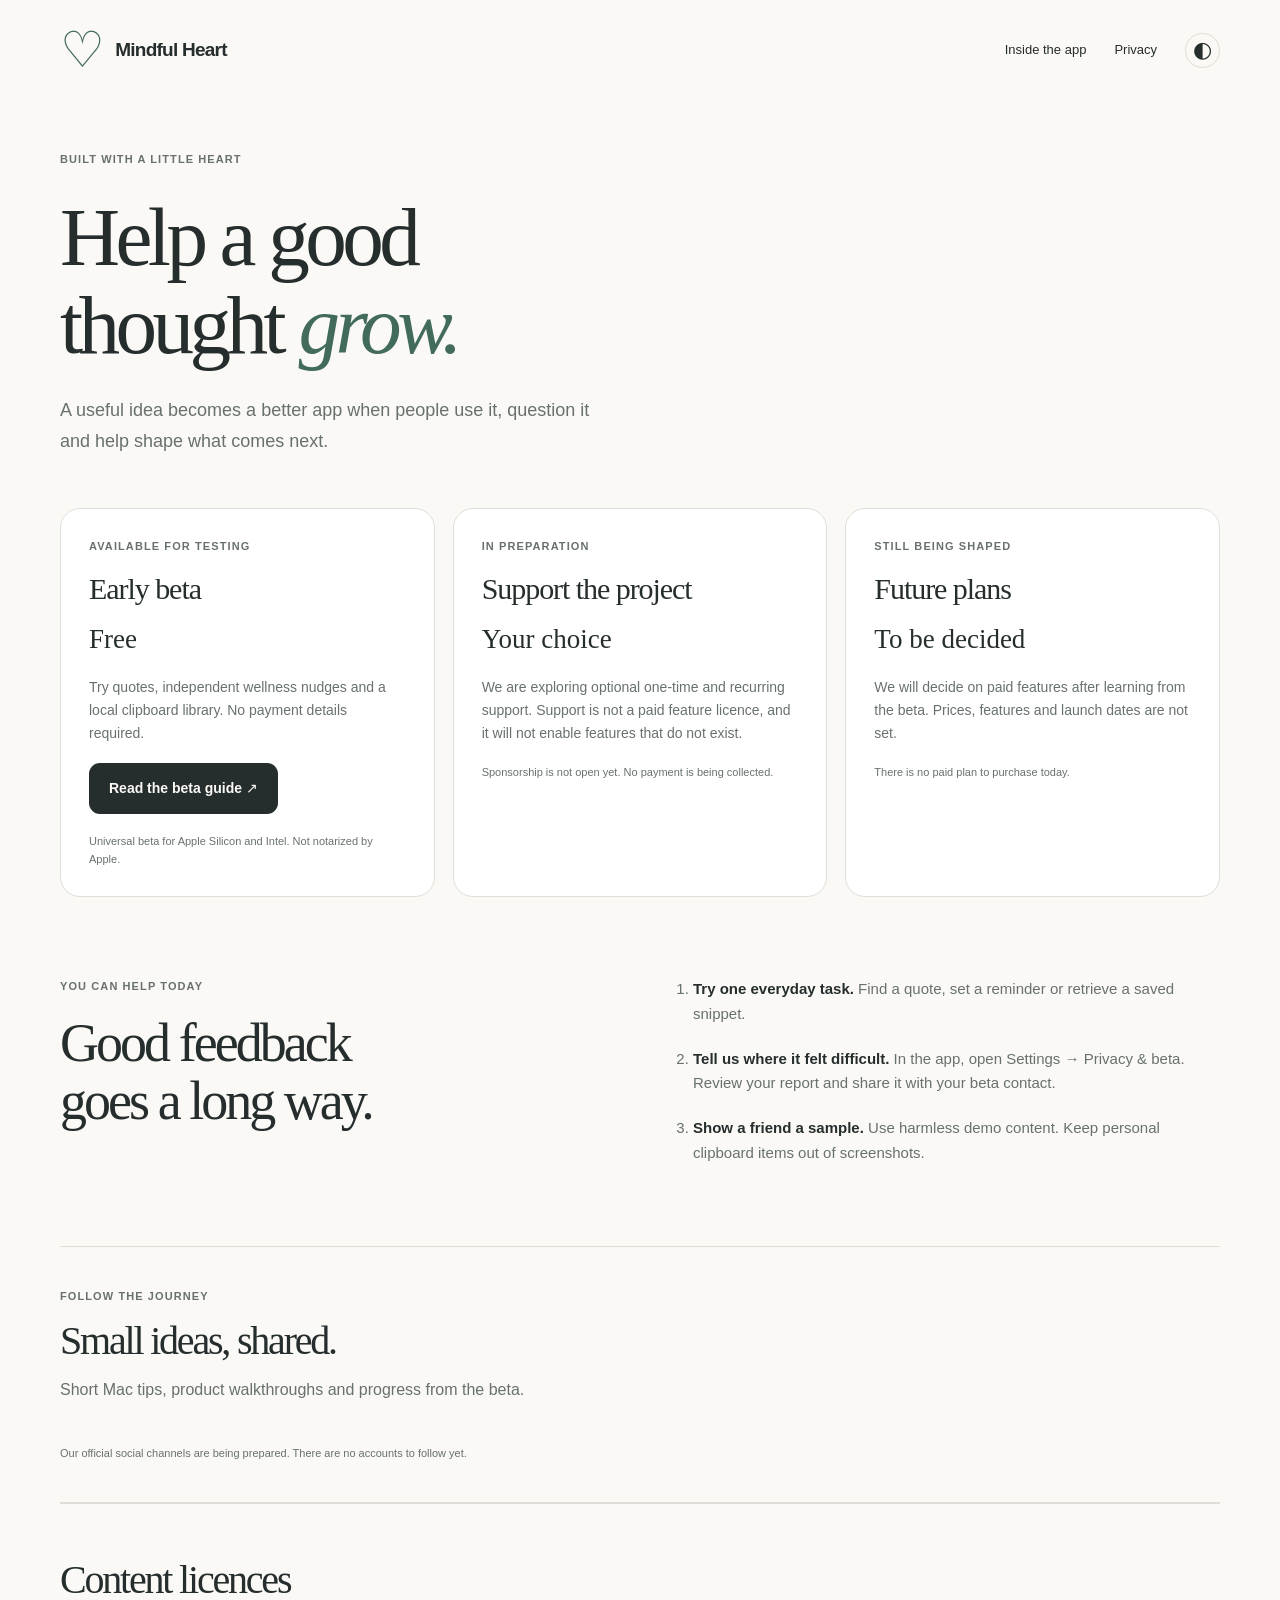
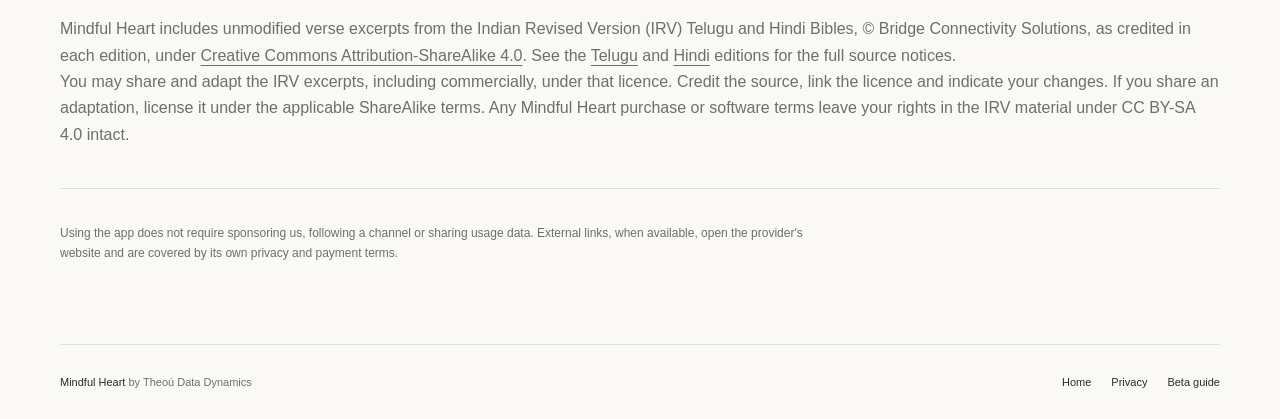
<file: support.html>
<!doctype html>
<html lang="en"><head>
  <meta charset="utf-8"><meta name="viewport" content="width=device-width,initial-scale=1">
  <meta name="robots" content="noindex,nofollow">
  <meta name="description" content="Help shape Mindful Heart, a quieter companion for your Mac. The early beta is free. Supporter options are being prepared.">
  <title>Support Mindful Heart</title>
  <link rel="icon" href="heart.svg" type="image/svg+xml"><link rel="stylesheet" href="style.css">
  <script src="community-links.js" defer></script><script src="site.js" defer></script>
</head><body>
  <a class="skip" href="#main">Skip to content</a>
  <header class="nav wrap"><a class="brand" href="index.html"><span class="heart" aria-hidden="true">♡</span> Mindful Heart</a><nav aria-label="Main"><a href="index.html#inside">Inside the app</a><a href="privacy.html">Privacy</a><button class="theme" aria-label="Switch color theme">◐</button></nav></header>
  <main id="main" class="support-page wrap">
    <div class="support-intro"><p class="eyebrow">Built with a little heart</p><h1>Help a good<br>thought <em>grow.</em></h1><p class="lede">A useful idea becomes a better app when people use it, question it and help shape what comes next.</p></div>
    <div class="plan-grid">
      <article class="plan"><p class="eyebrow">Available for testing</p><h2>Early beta</h2><p class="plan-price">Free</p><p>Try quotes, independent wellness nudges and a local clipboard library. No payment details required.</p><a class="primary" href="beta.html">Read the beta guide ↗</a><p class="caption">Universal beta for Apple Silicon and Intel. Not notarized by Apple.</p></article>
      <article class="plan"><p class="eyebrow">In preparation</p><h2>Support the project</h2><p class="plan-price">Your choice</p><p>We are exploring optional one-time and recurring support. Support is not a paid feature licence, and it will not enable features that do not exist.</p><a class="primary" data-channel="sponsors" hidden rel="noopener noreferrer" target="_blank">Support on GitHub ↗</a><p data-missing="sponsors" class="caption">Sponsorship is not open yet. No payment is being collected.</p></article>
      <article class="plan"><p class="eyebrow">Still being shaped</p><h2>Future plans</h2><p class="plan-price">To be decided</p><p>We will decide on paid features after learning from the beta. Prices, features and launch dates are not set.</p><a class="primary" data-channel="plans" hidden rel="noopener noreferrer" target="_blank">Explore plans ↗</a><p data-missing="plans" class="caption">There is no paid plan to purchase today.</p></article>
    </div>
    <section class="support-help"><div><p class="eyebrow">You can help today</p><h2>Good feedback<br>goes a long way.</h2></div><ol><li><strong>Try one everyday task.</strong> Find a quote, set a reminder or retrieve a saved snippet.</li><li><strong>Tell us where it felt difficult.</strong> In the app, open Settings → Privacy &amp; beta. Review your report and share it with your beta contact.</li><li><strong>Show a friend a sample.</strong> Use harmless demo content. Keep personal clipboard items out of screenshots.</li></ol></section>
    <section class="community"><p class="eyebrow">Follow the journey</p><h2>Small ideas, shared.</h2><p>Short Mac tips, product walkthroughs and progress from the beta.</p><div class="community-links"><a data-channel="youtube" hidden target="_blank" rel="noopener noreferrer">YouTube ↗</a><a data-channel="instagram" hidden target="_blank" rel="noopener noreferrer">Instagram ↗</a><a data-channel="facebook" hidden target="_blank" rel="noopener noreferrer">Facebook ↗</a></div><p class="caption" data-no-social>Our official social channels are being prepared. There are no accounts to follow yet.</p></section>
    <section class="community" id="content-licences">
      <h2>Content licences</h2>
      <p>Mindful Heart includes unmodified verse excerpts from the Indian Revised Version (IRV) Telugu and Hindi Bibles, © Bridge Connectivity Solutions, as credited in each edition, under <a href="https://creativecommons.org/licenses/by-sa/4.0/">Creative Commons Attribution-ShareAlike 4.0</a>. See the <a href="https://ebible.org/tel2017/copyright.htm">Telugu</a> and <a href="https://ebible.org/hin2017/copyright.htm">Hindi</a> editions for the full source notices.</p>
      <p>You may share and adapt the IRV excerpts, including commercially, under that licence. Credit the source, link the licence and indicate your changes. If you share an adaptation, license it under the applicable ShareAlike terms. Any Mindful Heart purchase or software terms leave your rights in the IRV material under CC BY-SA 4.0 intact.</p>
    </section>
    <p class="support-note">Using the app does not require sponsoring us, following a channel or sharing usage data. External links, when available, open the provider's website and are covered by its own privacy and payment terms.</p>
  </main>
  <footer class="wrap"><span>Mindful Heart <span class="muted">by Theoú Data Dynamics</span></span><div><a href="index.html">Home</a><a href="privacy.html">Privacy</a><a href="beta.html">Beta guide</a></div></footer>
</body></html>
</file>
<file: style.css>
@charset "UTF-8";
:root{color-scheme:light;--bg:#faf9f5;--ink:#252d2d;--muted:#68716e;--line:#dedfd7;--panel:#fff;--accent:#426b5b;--tint:#e9eee5;--shadow:0 28px 70px #263f3320}
:root[data-theme=dark]{color-scheme:dark;--bg:#191e1d;--ink:#edf0e9;--muted:#a9b5ad;--line:#37423c;--panel:#242d28;--accent:#b0d8bd;--tint:#2a382e;--shadow:0 28px 70px #0005}
*{box-sizing:border-box}html{scroll-behavior:smooth;scroll-padding-top:30px}body{margin:0;background:var(--bg);color:var(--ink);font:16px/1.65 -apple-system,BlinkMacSystemFont,"Segoe UI",sans-serif}a{color:inherit;text-underline-offset:4px}button{font:inherit;cursor:pointer}a,button{-webkit-tap-highlight-color:transparent}button:focus-visible,a:focus-visible,summary:focus-visible,[tabindex]:focus-visible{outline:3px solid var(--accent);outline-offset:5px}h1,h2,h3,p{margin:0}h1,h2{font-family:Georgia,"Times New Roman",serif;font-weight:400;letter-spacing:-.055em;line-height:1.06}h3{font-size:21px;font-weight:600;letter-spacing:-.025em}.wrap{width:min(1160px,calc(100% - 80px));margin:auto}.nav{display:flex;align-items:center;justify-content:space-between;min-height:100px;gap:24px}.brand{font-size:19px;font-weight:650;display:flex;align-items:center;gap:11px;text-decoration:none;letter-spacing:-.04em}.heart{color:var(--accent);font:50px/1 Georgia,serif;display:inline-block;animation:heartbeat 2.5s ease-in-out infinite}.heart.small{font-size:26px}.nav nav{display:flex;align-items:center;gap:28px;font-size:13px;font-weight:500}.nav nav a{text-decoration:none}.theme{border:1px solid var(--line);border-radius:50%;width:35px;height:35px;background:transparent;color:var(--ink);font-size:22px;line-height:1}.hero{display:grid;grid-template-columns:1fr 1fr;align-items:center;gap:70px;padding-top:65px;padding-bottom:80px}.eyebrow{font-size:11px;letter-spacing:.1em;text-transform:uppercase;font-weight:600;color:var(--muted);display:flex;align-items:center;gap:8px}.dot{display:inline-block;width:6px;height:6px;border-radius:50%;background:var(--accent)}h1{font-size:clamp(58px,6.5vw,88px);margin:25px 0}h1 em{font-weight:400;color:var(--accent)}.lede{font-size:18px;line-height:1.75;color:var(--muted);max-width:420px}.hero-actions{display:flex;gap:24px;align-items:center;flex-wrap:wrap;margin:30px 0 14px}.primary{display:inline-flex;align-items:center;gap:24px;background:var(--ink);color:var(--bg);border-radius:11px;padding:14px 20px;text-decoration:none;font-weight:550;font-size:14px;transition:transform .2s}.primary:hover{transform:translateY(-2px)}.text-link{font-size:13px;text-decoration:none;font-weight:550;display:inline-flex;gap:13px;align-items:center}.caption,.beta-note{color:var(--muted);font-size:11px}.beta-note{max-width:410px;margin-top:14px;line-height:1.65}.preview{position:relative;min-width:0}.sample-menubar{display:flex;align-items:center;gap:12px;padding:9px 12px;border-radius:9px;background:var(--tint);font-size:10px;white-space:nowrap;overflow:hidden;position:relative;top:-15px}.sample-quote{overflow:hidden;text-overflow:ellipsis;flex:1;min-width:0}.preview-window{background:var(--panel);box-shadow:var(--shadow);border:1px solid var(--line);border-radius:22px;overflow:hidden;transform:rotate(-1deg)}.window-top{display:flex;align-items:center;justify-content:space-between;padding:18px 22px;font-size:11px;font-weight:550;color:var(--muted)}.traffic{color:#a3a89a;letter-spacing:3px;font-size:8px}.demo-tabs{display:flex;gap:4px;background:var(--tint);padding:4px;border-radius:10px;margin:6px 22px 0}.demo-tabs button{border:0;border-radius:7px;background:transparent;color:var(--muted);flex:1;padding:8px 5px;font-size:12px}.demo-tabs button[aria-selected=true]{background:var(--panel);color:var(--ink);box-shadow:0 2px 6px #0001}#demo-panel{padding:24px;min-height:300px}.demo-category{font-size:10px;letter-spacing:.08em;text-transform:uppercase;color:var(--muted)}.demo-thought{font:29px/1.35 Georgia,serif;letter-spacing:-.035em;margin:20px 0 13px}.demo-author{font-size:12px;color:var(--muted)}.demo-actions{margin-top:25px;display:flex;align-items:center;justify-content:space-between;gap:10px}.demo-actions button{font-size:11px;border:1px solid var(--line);background:var(--tint);color:var(--ink);border-radius:8px;padding:8px 13px;min-width:78px}.demo-actions button[data-copy].success{color:var(--accent)}.preview-caption{font-size:10px;color:var(--muted);text-align:center;margin-top:28px}.sample-row{display:flex;justify-content:space-between;gap:12px;padding:14px 0;border-bottom:1px solid var(--line);font-size:13px}.sample-row p+p{font-size:11px;color:var(--muted);margin-top:2px}.sample-row span{font-size:11px;color:var(--accent)}.demo-tip{margin-top:19px;font-size:11px;color:var(--muted)}.principles{border-block:1px solid var(--line);display:flex;justify-content:space-between;gap:20px;padding-block:22px;font-size:13px}.principles span{margin-right:20px;font-size:10px;color:var(--muted)}.inside{display:grid;grid-template-columns:1fr 1fr;gap:90px;padding-block:100px}.section-head .eyebrow{margin-bottom:22px}h2{font-size:clamp(35px,4.3vw,54px)}.feature-list{display:grid;gap:35px}.feature-list article{display:flex;gap:22px}.feature-icon{color:var(--accent);font:33px/1.4 Georgia,serif;min-width:25px}.feature-list p{font-size:14px;color:var(--muted);margin-top:9px}.privacy-band{background:var(--tint);padding-block:65px}.privacy-inner{display:grid;grid-template-columns:1fr 1fr;gap:90px;align-items:center}.privacy-inner .eyebrow{margin-bottom:22px}.privacy-inner p:not(.eyebrow){font-size:15px;margin-bottom:18px;color:var(--muted)}.privacy-inner .text-link{margin-top:4px}.faq{display:grid;grid-template-columns:1fr 1fr;gap:90px;padding-block:90px}.faq details{border-bottom:1px solid var(--line);padding:18px 0}.faq details:first-child{padding-top:0}.faq summary{cursor:pointer;font-size:14px;font-weight:550;list-style-position:outside;margin-left:17px}.faq details p{color:var(--muted);font-size:13px;padding:14px 0 0 17px}.closing{display:flex;align-items:center;flex-direction:column;text-align:center;gap:23px;padding-bottom:90px}.closing h2{font-size:44px}.closing .heart{font-size:56px}.closing .caption{margin-top:-8px}footer{display:flex;justify-content:space-between;gap:22px;align-items:center;border-top:1px solid var(--line);padding-block:28px;font-size:11px}footer div{display:flex;gap:20px}footer a{text-decoration:none}.muted{color:var(--muted)}.brand .muted{font-size:11px}.document{max-width:760px;padding-block:70px 90px}.document h1{font-size:60px}.document h2{font-family:inherit;font-size:22px;letter-spacing:-.025em;margin-top:34px;margin-bottom:12px}.document p,.document li{font-size:15px;color:var(--muted)}.document p+p{margin-top:14px}.document ul,.document ol{padding-left:22px}.document li+li{margin-top:9px}.document .notice{border-left:3px solid var(--accent);padding:15px 20px;background:var(--tint);margin-block:25px}.skip{position:absolute;left:15px;top:-100px;z-index:100;background:var(--panel);padding:10px}.skip:focus{top:10px}.live-status{font-size:11px;color:var(--muted);min-height:18px;margin-top:8px}@keyframes heartbeat{0%,70%,100%{transform:scale(1)}15%{transform:scale(1.08)}30%{transform:scale(1)}}@media(prefers-reduced-motion:reduce){html{scroll-behavior:auto}*{animation:none!important;transition:none!important}}@media(max-width:900px){.hero{gap:35px}.hero-actions{gap:14px}.inside,.privacy-inner,.faq{gap:40px}h1{font-size:63px}#demo-panel{padding:20px}.demo-thought{font-size:24px}}@media(max-width:680px){.wrap{width:calc(100% - 40px)}.nav{min-height:82px;gap:15px}.nav nav{gap:15px}.nav nav a:first-child{display:none}.brand{font-size:17px}.heart{font-size:39px}.hero{grid-template-columns:1fr;gap:55px;padding-block:30px 55px}h1{font-size:66px}.lede{font-size:17px}.preview{max-width:460px;width:100%;margin:auto}.preview-window{transform:none}.principles{gap:12px;font-size:11px}.principles span{display:block;margin:0 0 5px}.inside,.privacy-inner,.faq{grid-template-columns:1fr;gap:35px}.inside,.faq{padding-block:60px}.privacy-band{padding-block:50px}.closing{padding-bottom:60px}.closing h2{font-size:37px}footer{align-items:flex-start;flex-wrap:wrap}footer>span:first-child{width:100%}.document{padding-block:35px 65px}.document h1{font-size:48px}}

[hidden]{display:none!important}.support-page{padding-block:50px 80px}.support-intro{max-width:670px;margin-bottom:50px}.support-intro .lede{max-width:540px}.plan-grid{display:grid;grid-template-columns:repeat(3,minmax(0,1fr));gap:18px}.plan{display:flex;flex-direction:column;align-items:flex-start;gap:18px;border:1px solid var(--line);background:var(--panel);border-radius:20px;padding:28px}.plan h2{font-size:30px;letter-spacing:-.035em}.plan p:not(.eyebrow):not(.plan-price){font-size:14px;color:var(--muted)}.plan .plan-price{font:27px/1.3 Georgia,serif}.plan .primary{margin-top:auto}.plan .caption{font-size:11px!important}.support-help{display:grid;grid-template-columns:1fr 1fr;gap:60px;padding-block:80px}.support-help .eyebrow{margin-bottom:20px}.support-help ol{margin:0;padding-left:23px;color:var(--muted);font-size:15px}.support-help li+li{margin-top:20px}.support-help strong{color:var(--ink);font-weight:550}.community{border-block:1px solid var(--line);padding-block:40px}.community h2{margin-block:15px;font-size:40px}.community p:not(.eyebrow){color:var(--muted)}.community-links{display:flex;flex-wrap:wrap;gap:12px;margin-block:20px}.community-links:empty{display:none}.community-links a{border:1px solid var(--line);border-radius:9px;padding:10px 15px;text-decoration:none;font-size:14px}.support-note{max-width:760px;font-size:12px;color:var(--muted);margin-top:35px}.support-strip{display:flex;align-items:center;justify-content:space-between;gap:35px;padding-block:65px;border-bottom:1px solid var(--line)}.support-strip h2{font-size:35px;margin-block:15px}.support-strip p:not(.eyebrow){font-size:14px;color:var(--muted);max-width:620px}.support-strip .primary{flex-shrink:0}@media(max-width:900px){.plan-grid{grid-template-columns:1fr}.plan{padding:25px}.plan .primary{margin-top:0}.support-help{gap:35px}}@media(max-width:680px){.support-page{padding-top:30px}.support-intro{margin-bottom:35px}.support-help{grid-template-columns:1fr;padding-block:50px}.support-strip{flex-direction:column;align-items:flex-start;padding-block:45px}.support-strip h2{font-size:31px}}

.download-total{margin:20px 0;font-size:14px;color:var(--muted)}.download-total strong{font-size:20px;color:var(--ink);font-variant-numeric:tabular-nums}.download-total small{display:block;font-size:12px;margin-top:3px}.download-channel-counts{font-size:14px;line-height:1.8;margin-top:10px!important}.download-channel-counts span{color:var(--ink);font-weight:600}.download-count-note{font-size:12px!important;line-height:1.6;margin-top:6px!important;max-width:540px}
</file>
<file: reader/reader.css>
*{box-sizing:border-box}html{color-scheme:light;--bg:#f6f5ef;--surface:#fffef9;--ink:#252c28;--muted:#667168;--line:#dedfd5;--accent:#426b5b;--wash:#e9eee6;background:var(--bg);color:var(--ink);font-family:-apple-system,BlinkMacSystemFont,"Segoe UI",sans-serif}html[data-theme="dark"]{color-scheme:dark;--bg:#181e1b;--surface:#222a25;--ink:#eff2e9;--muted:#b5c0b5;--line:#3a463e;--accent:#a9d5ba;--wash:#303d33}body{margin:0;line-height:1.55;padding:env(safe-area-inset-top) max(20px,env(safe-area-inset-right)) env(safe-area-inset-bottom) max(20px,env(safe-area-inset-left))}button,a{-webkit-tap-highlight-color:transparent}a{color:inherit;text-underline-offset:4px}button{font:inherit;cursor:pointer;touch-action:manipulation}button:focus-visible,a:focus-visible,summary:focus-visible{outline:3px solid var(--accent);outline-offset:5px}button{min-height:46px;border-radius:12px;border:1px solid transparent;padding:10px 17px;transition:background .16s,transform .16s}button:active{transform:scale(.98)}.skip{position:absolute;left:20px;top:-70px;background:var(--surface);padding:12px}.skip:focus{top:12px;z-index:3}.top{display:flex;justify-content:space-between;align-items:center;max-width:1040px;margin:auto;padding:24px 0}.brand{display:flex;align-items:center;gap:10px;text-decoration:none;font-size:15px;font-weight:650}.brand img{border-radius:9px}.icon-button{background:var(--wash);color:var(--ink);width:46px;font-size:24px;padding:0}main{max-width:800px;margin:36px auto 0}.intro{text-align:center;margin:0 0 30px}.eyebrow{font-size:11px;font-weight:700;letter-spacing:.17em;color:var(--accent)}h1{font-size:clamp(29px,5.2vw,44px);line-height:1.2;letter-spacing:-.04em;font-weight:650;margin:12px 0}h1 em{font-family:Georgia,serif;font-weight:400;color:var(--accent)}.intro>p:last-child,.hint{color:var(--muted);font-size:14px}.view-tabs{display:flex;gap:4px;margin:0 auto 22px;background:var(--wash);padding:4px;border-radius:14px;width:max-content}.view-tabs button{background:transparent;color:var(--muted);padding:7px 24px}.view-tabs button[aria-pressed="true"]{background:var(--surface);color:var(--ink);box-shadow:0 1px 5px #0000000a}.view-tabs span{font-variant-numeric:tabular-nums;font-size:12px;margin-left:5px}.quote-card{background:var(--surface);border:1px solid var(--line);border-radius:26px;padding:clamp(22px,5vw,48px);box-shadow:0 20px 60px #172d1c06}.card-top{display:flex;justify-content:space-between;gap:14px;flex-wrap:wrap;font-size:11px;font-weight:600;letter-spacing:.025em;color:var(--muted)}#category{color:var(--accent)}blockquote{font-family:Georgia,"Times New Roman",serif;font-size:clamp(24px,4.2vw,34px);line-height:1.45;letter-spacing:-.023em;margin:32px 0 26px;overflow-wrap:anywhere;text-wrap:pretty}.attribution p{margin:0 0 5px}#author{font-size:14px;font-weight:650}#source{font-size:12px;color:var(--muted)}#attribution-note{font-size:12px;color:var(--muted);margin-top:8px}.quote-actions{display:flex;align-items:center;gap:9px;flex-wrap:wrap;margin-top:30px}.primary{background:var(--accent);color:var(--bg);font-weight:600;margin-right:auto}.secondary{color:var(--ink);background:var(--wash)}#save[aria-pressed="true"]{background:var(--wash);color:var(--accent)}#share.success{background:var(--wash);color:var(--accent);animation:confirm .3s ease}@keyframes confirm{50%{transform:scale(1.06)}}#status{min-height:20px;font-size:12px;color:var(--muted);margin:12px 0 0}.today{display:block;margin:14px auto 28px;color:var(--muted);background:transparent;font-size:12px}.install{border-block:1px solid var(--line);padding:19px 2px;font-size:13px}.install summary{cursor:pointer;font-weight:550;list-style:none;display:flex;justify-content:space-between;gap:10px}.install li{padding:5px 0}.install p,.limits{color:var(--muted);font-size:12px}.limits{max-width:680px;margin:24px auto 0;text-align:center}.limits strong{color:var(--ink)}footer{max-width:800px;margin:32px auto 22px;padding-top:20px;text-align:center;border-top:1px solid var(--line);font-size:12px;color:var(--muted)}footer>a{display:inline-block;margin:0 12px 8px}footer p{font-size:11px}#saved-view{min-height:260px}h2{font-size:22px;font-weight:550;margin-bottom:5px}.saved-card{background:var(--surface);padding:22px;border:1px solid var(--line);border-radius:18px;margin:16px 0}.saved-card p{font-family:Georgia,serif;font-size:20px;line-height:1.5;margin:0 0 16px}.saved-card small{color:var(--muted);font-size:12px}.saved-card button{display:block;margin-top:12px;background:var(--wash);color:var(--ink);font-size:12px}.no-script{max-width:700px;margin:30px auto;padding:20px;background:var(--surface)}[hidden]{display:none!important}@media(max-width:440px){.top{padding:18px 0}main{margin-top:20px}.intro{margin-bottom:23px}.quote-card{border-radius:20px;padding:23px}.card-top{font-size:10px}blockquote{margin:26px 0 23px}.quote-actions{gap:8px}.primary{flex:1 1 100%;margin-right:0}.secondary{flex:1}.limits{text-align:left}.intro>p:last-child{font-size:13px}}@media(prefers-reduced-motion:reduce){*,*:before,*:after{animation:none!important;transition:none!important}}
</file>
